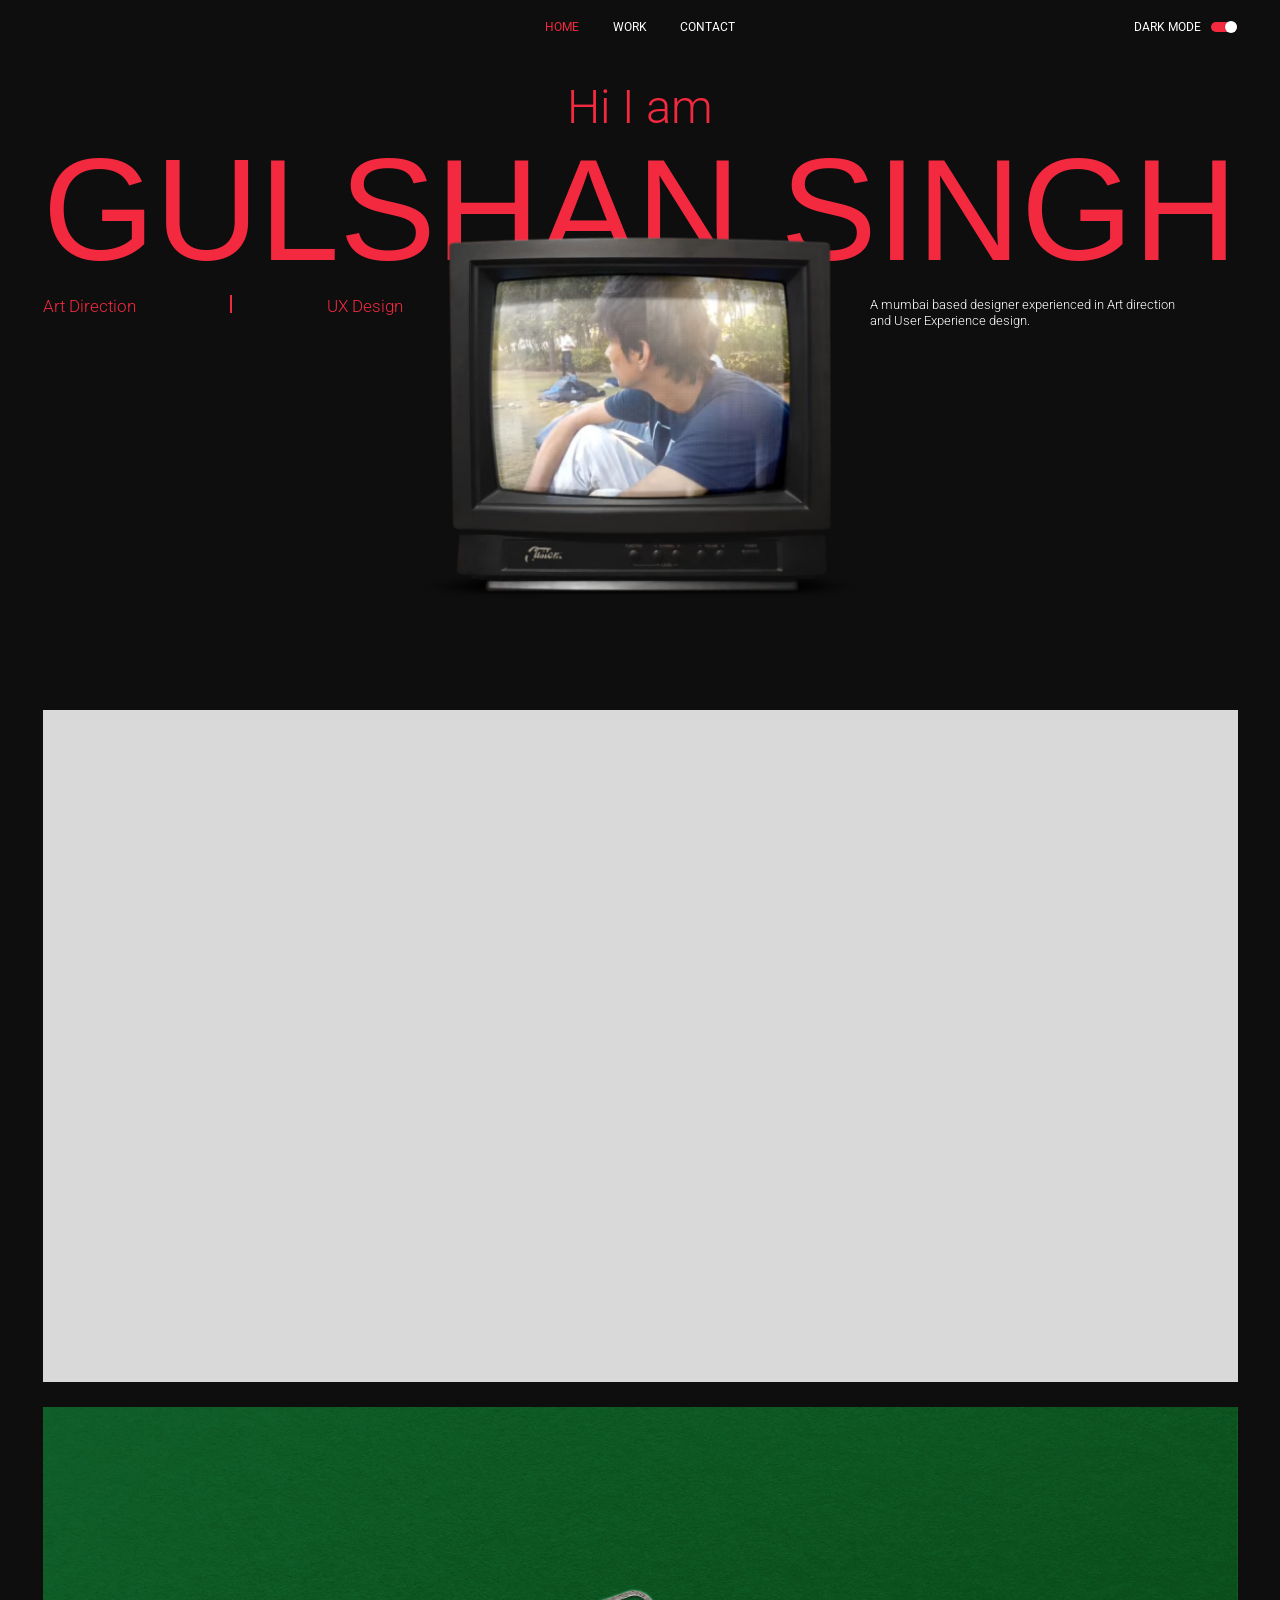
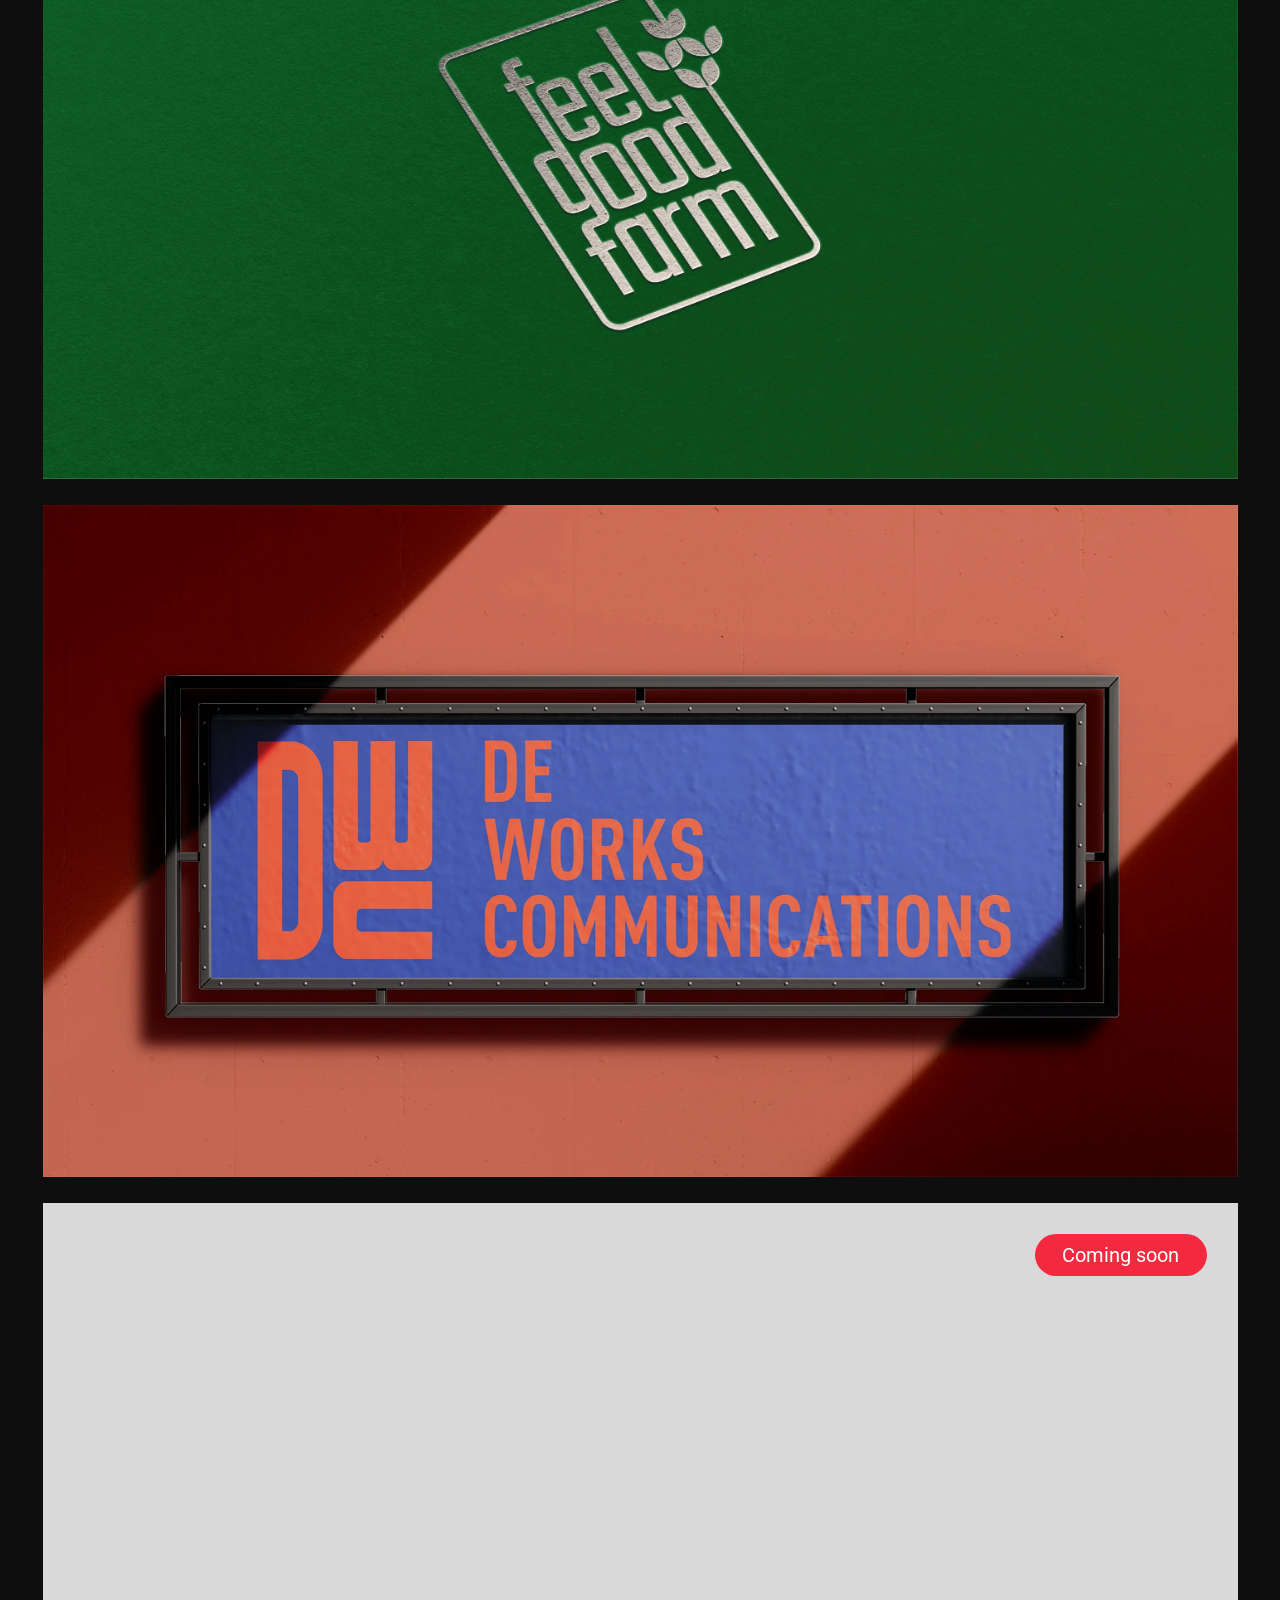
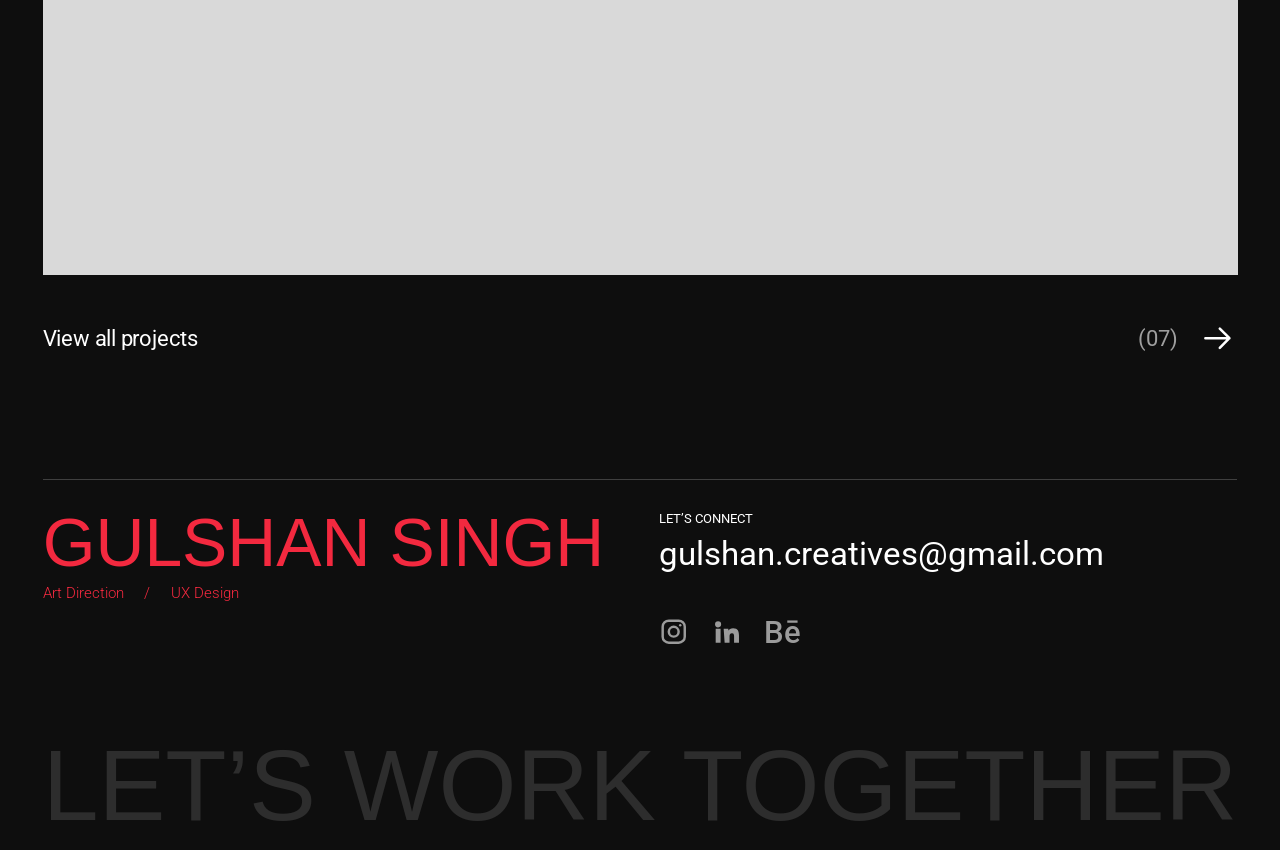
<file: index.html>
<!DOCTYPE html>
<html lang="en">
<head>
<meta charset="utf-8">
<meta name="viewport" content="width=device-width, initial-scale=1">
<title>Gulshan Singh – Art Direction & UX Design</title>
<meta name="description" content="Gulshan Singh is a Mumbai based designer experienced in Art direction and User Experience design.">
<link rel="preconnect" href="https://api.fontshare.com">
<link rel="stylesheet" href="https://api.fontshare.com/v2/css?f[]=tanker@400&display=swap">
<link rel="stylesheet" href="https://fonts.googleapis.com/css2?family=Roboto:wght@100..900&display=swap">
<link rel="stylesheet" href="style.css">
<script>
  /* Home & Work open in light mode, project pages open in dark mode. A visitor's own toggle choice is remembered separately for each. */
  (function () {
    var proj = /project\.html/.test(location.pathname), t = null;
    try { t = localStorage.getItem(proj ? 'theme-project' : 'theme-site'); } catch (e) {}
    if (t !== 'light' && t !== 'dark') t = 'dark';
    document.documentElement.setAttribute('data-theme', t);
  })();
</script>
</head>
<body data-page="home">

<header class="nav">
    <button class="nav__burger" id="navBurger" aria-label="Menu" aria-expanded="false" aria-controls="navLinks"><span></span><span></span><span></span></button>
  <nav class="nav__links" id="navLinks" aria-label="Main">
    <a href="index.html" class="is-active">Home</a>
    <a href="work.html">Work</a>
    <a href="#contact">Contact</a>
  </nav>
  <button class="toggle" id="themeToggle" role="switch" aria-checked="true" aria-label="Dark mode">
    <span class="toggle__label">Dark mode</span>
    <span class="toggle__track"><span class="toggle__knob"></span></span>
  </button>
  <div class="nav__scrim" id="navScrim"></div>
</header>

<main id="top">
  <section class="hero">
    <p class="hero__hi">Hi I am</p>
    <h1 class="hero__name" id="heroName"><span>GULSHAN SINGH</span></h1>

    <div class="hero__skills">
      <span>Art Direction</span><i aria-hidden="true"></i><span>UX Design</span>
    </div>

    <!-- TV animation. images/tv.webm plays in Chrome/Edge/Firefox; images/tv.mov (HEVC with alpha)
         is swapped in automatically for Safari and iPhone/iPad (see script.js). The still images/tv.webp shows while loading. -->
    <video class="hero__tv" autoplay loop muted playsinline preload="auto" poster="images/tv.webp" aria-label="Retro television playing an animation">
      <source src="images/tv.webm" type="video/webm">
    </video>

    <p class="hero__intro">A mumbai based designer experienced in Art direction<br class="br-d"> and User Experience design.</p>
  </section>

  <section class="work" id="work" aria-label="Projects"></section>

  <div class="more-wrap">
    <a class="more" href="work.html" id="moreWork" aria-label="View all projects">
      <span class="more__label">View all projects</span>
      <span class="more__meta"><span class="more__count" id="moreCount"></span>
        <svg class="more__arrow" viewBox="0 0 24 24" fill="none" stroke="currentColor" stroke-width="1.6" stroke-linecap="round" stroke-linejoin="round" aria-hidden="true"><path d="M4 12h15M13 6l6 6-6 6"/></svg>
      </span>
    </a>
  </div>
</main>

<footer class="footer" id="contact">
  <div class="footer__top">
    <div class="footer__left">
      <p class="footer__name">GULSHAN SINGH</p>
      <p class="footer__skills">Art Direction <span>/</span> UX Design</p>
    </div>
    <div class="footer__right">
      <p class="footer__label">Let’s connect</p>
      <a class="footer__mail" href="mailto:gulshan.creatives@gmail.com">gulshan.creatives@gmail.com</a>
      <div class="footer__social">
        <!-- Replace each # with your real profile link -->
        <a href="https://www.instagram.com/gulshan_1997?rpxt=MXE3MmVxcWhhaG1vcA%3D%3D&amp;utm_source=qr" target="_blank" rel="noopener noreferrer" aria-label="Instagram"><svg viewBox="0 0 24 24" fill="none" stroke="currentColor" stroke-width="2"><rect x="3" y="3" width="18" height="18" rx="5"/><circle cx="12" cy="12" r="4"/><circle cx="17.3" cy="6.7" r="1" fill="currentColor" stroke="none"/></svg></a>
        <a href="https://www.linkedin.com/in/gulshan-singh-454583138?utm_source=share_via&amp;utm_content=profile&amp;utm_medium=member_ios" target="_blank" rel="noopener noreferrer" aria-label="LinkedIn"><svg viewBox="0 0 24 24" fill="currentColor"><path d="M4.98 3.5a2.5 2.5 0 11-.02 5 2.5 2.5 0 01.02-5zM3 9.5h4V21H3zM9.5 9.5h3.8v1.6h.1c.5-1 1.8-2 3.8-2 4 0 4.8 2.6 4.8 6V21h-4v-5c0-1.2 0-2.8-1.7-2.8s-2 1.3-2 2.7V21h-4z"/></svg></a>
        <a href="https://www.behance.net/gulshan80156cc" target="_blank" rel="noopener noreferrer" aria-label="Behance" class="be">Bē</a>
      </div>
    </div>
  </div>
  <p class="footer__big" id="bigText"><span>LET’S WORK TOGETHER</span></p>
</footer>

<script src="projects.js"></script>
<script src="lenis.min.js"></script>
<script src="script.js"></script>
</body>
</html>
</file>
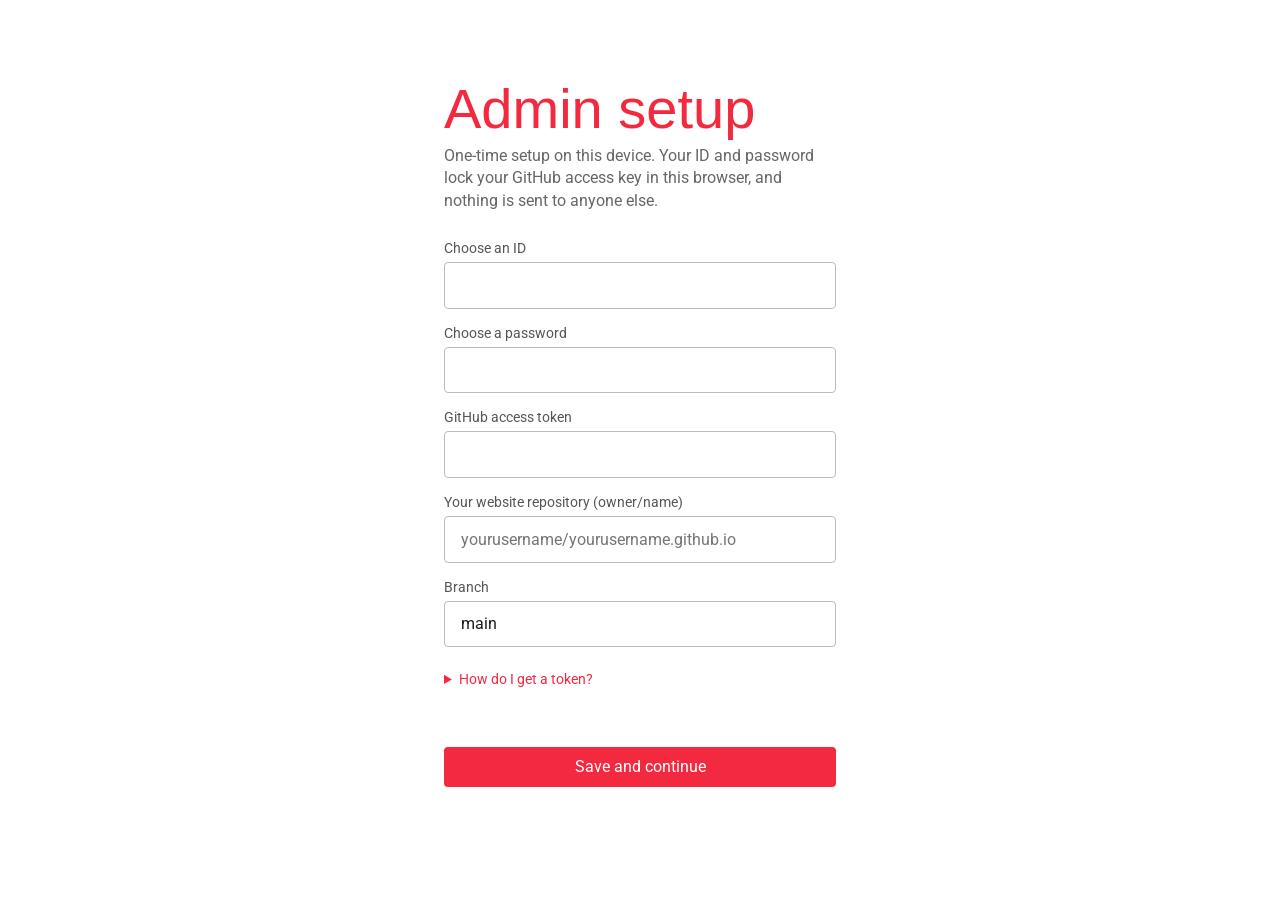
<file: admin/index.html>
<!DOCTYPE html>
<html lang="en">
<head>
<meta charset="utf-8">
<meta name="viewport" content="width=device-width, initial-scale=1">
<meta name="robots" content="noindex, nofollow">
<title>Admin – Gulshan Singh</title>
<link rel="stylesheet" href="https://api.fontshare.com/v2/css?f[]=tanker@400&display=swap">
<link rel="stylesheet" href="https://fonts.googleapis.com/css2?family=Roboto:wght@100..900&display=swap">
<link rel="stylesheet" href="admin.css">
</head>
<body>
<div id="app"></div>
<div id="busy" class="busy" hidden></div>
<div id="toast" class="toast"></div>
<script src="sortable.min.js"></script>
<script src="admin.js"></script>
</body>
</html>
</file>
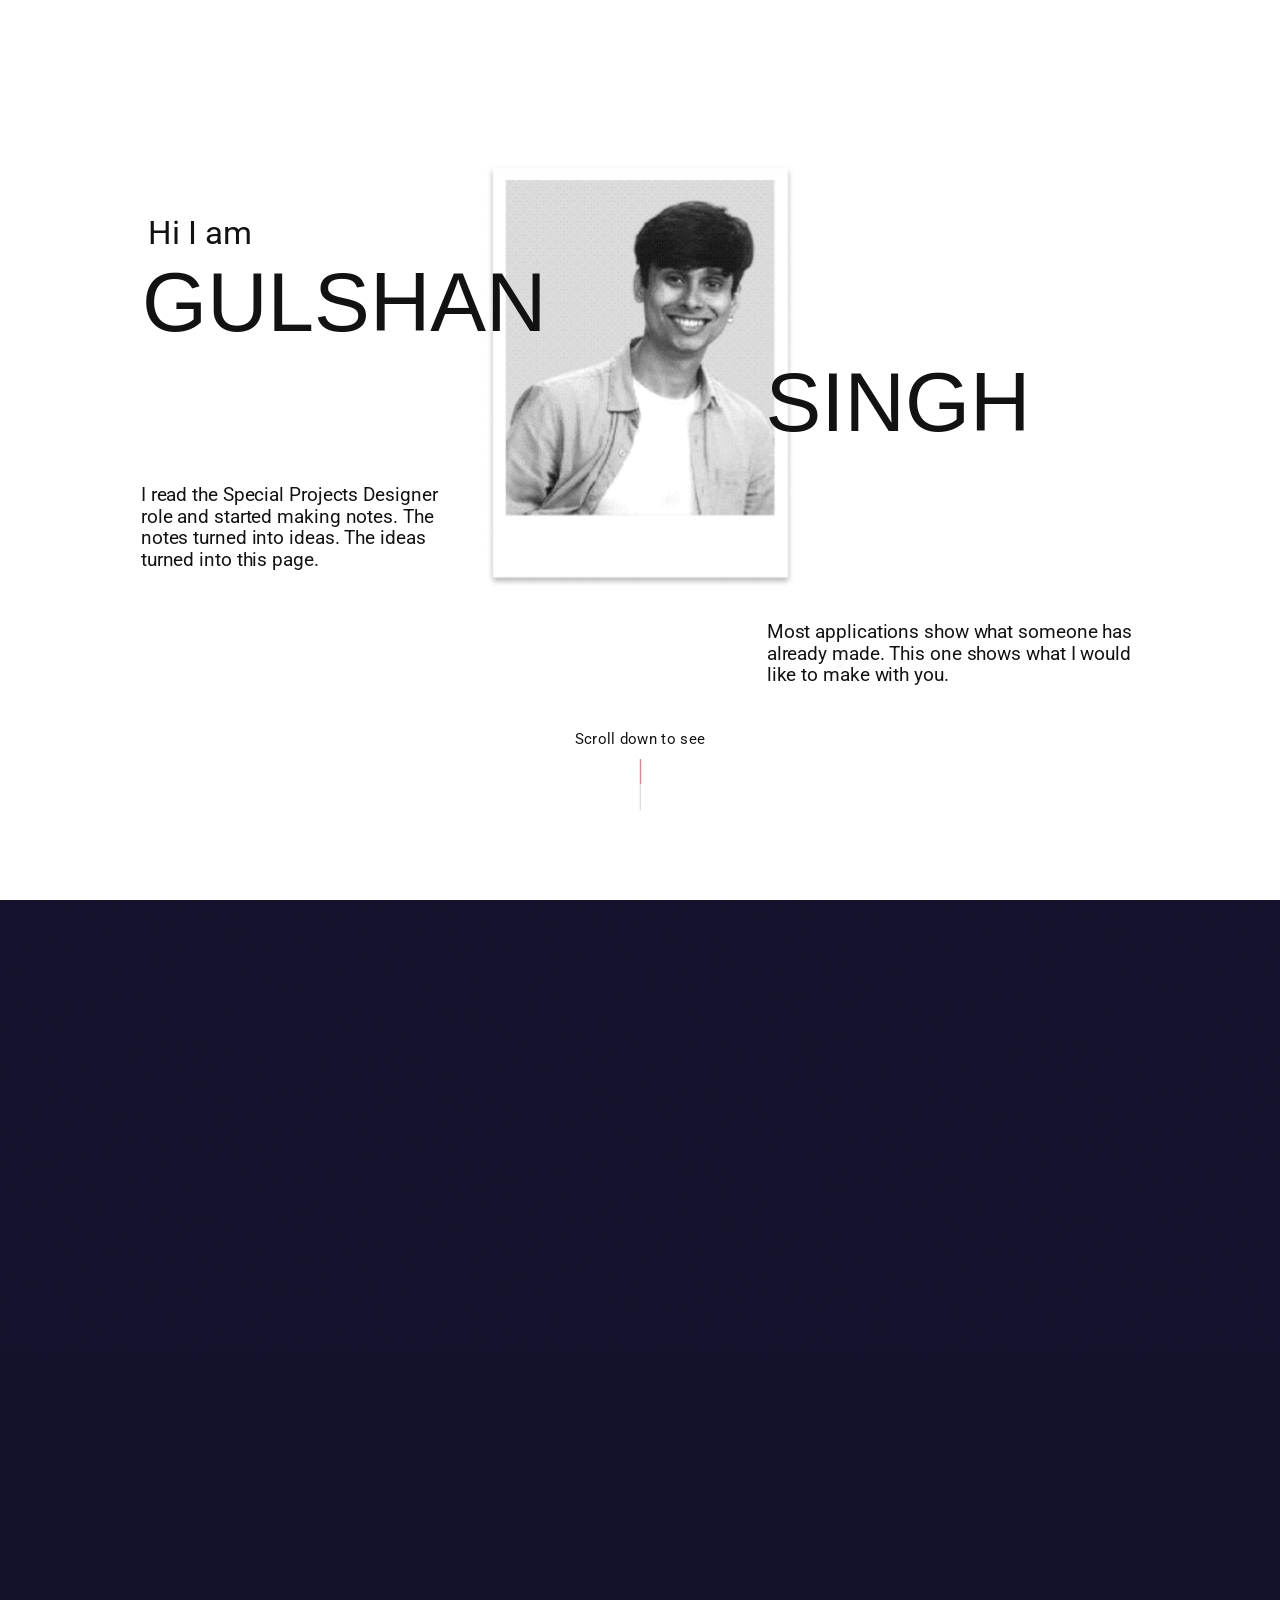
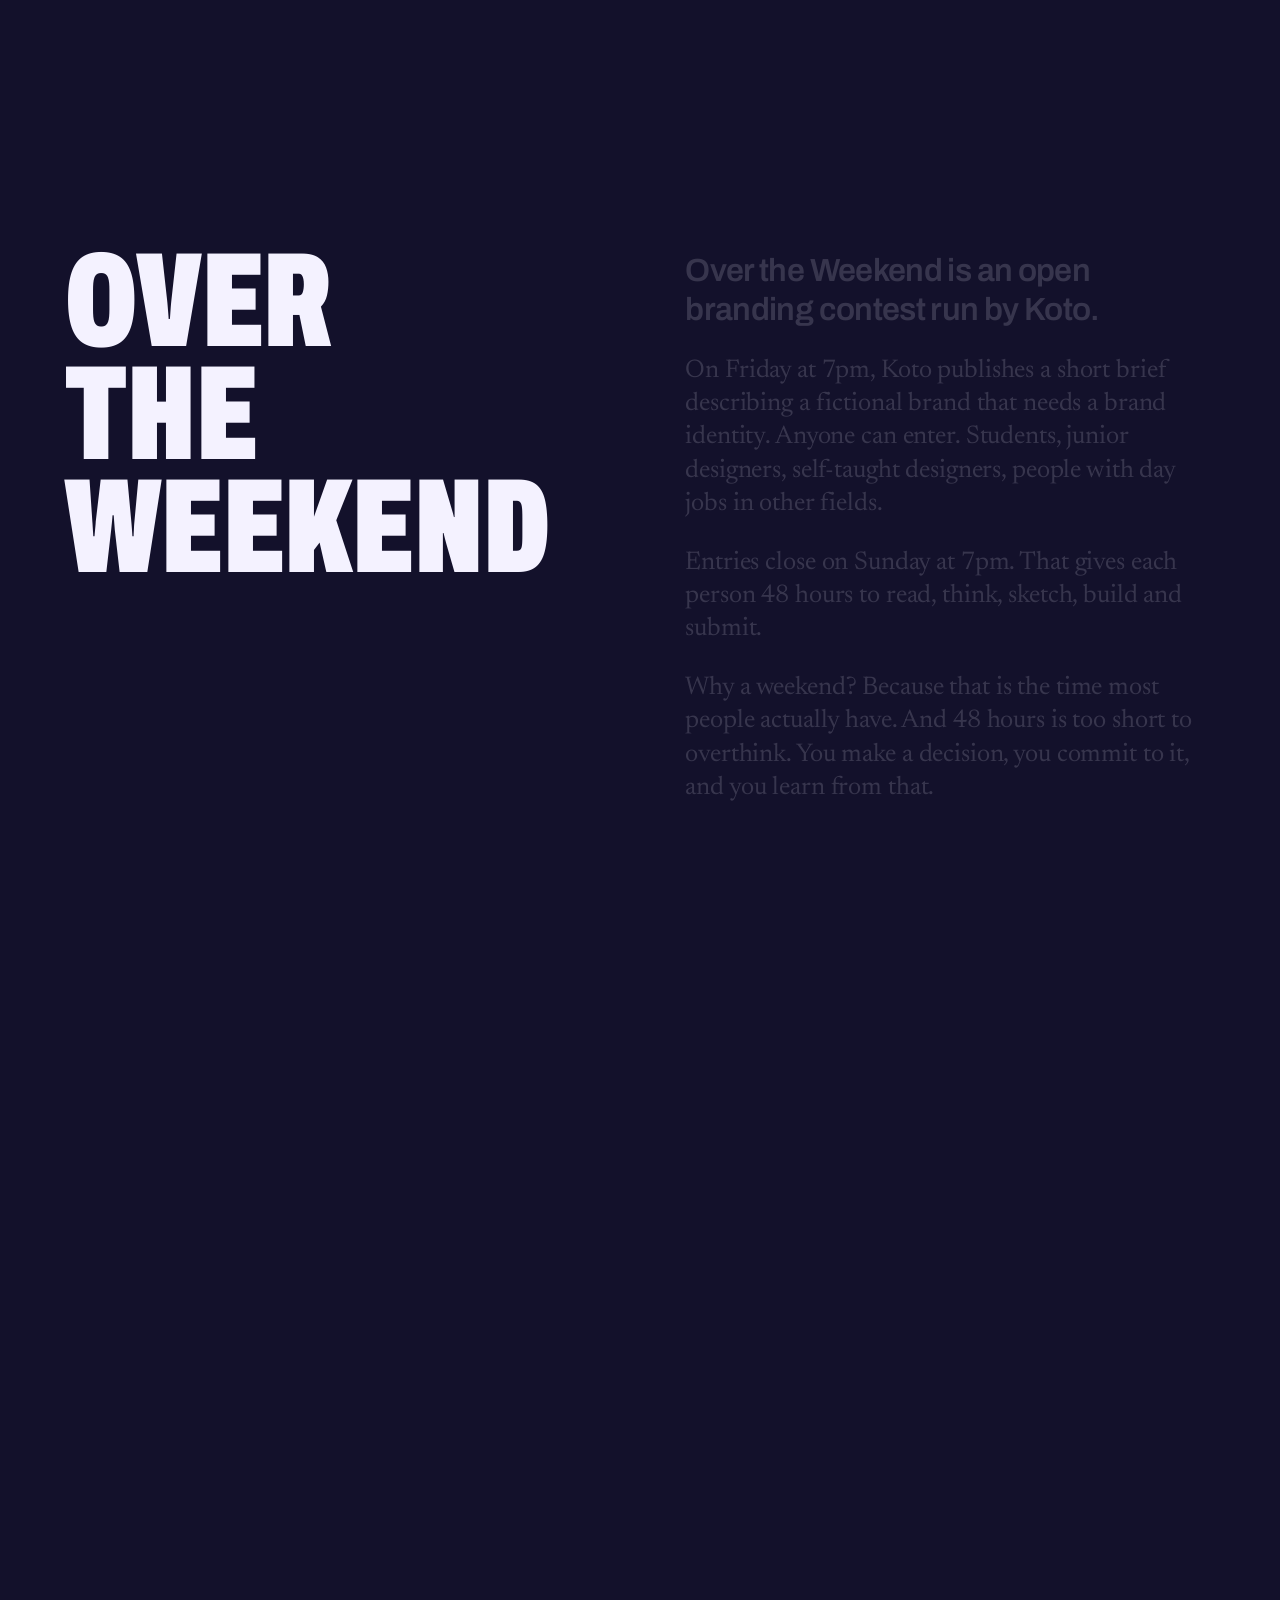
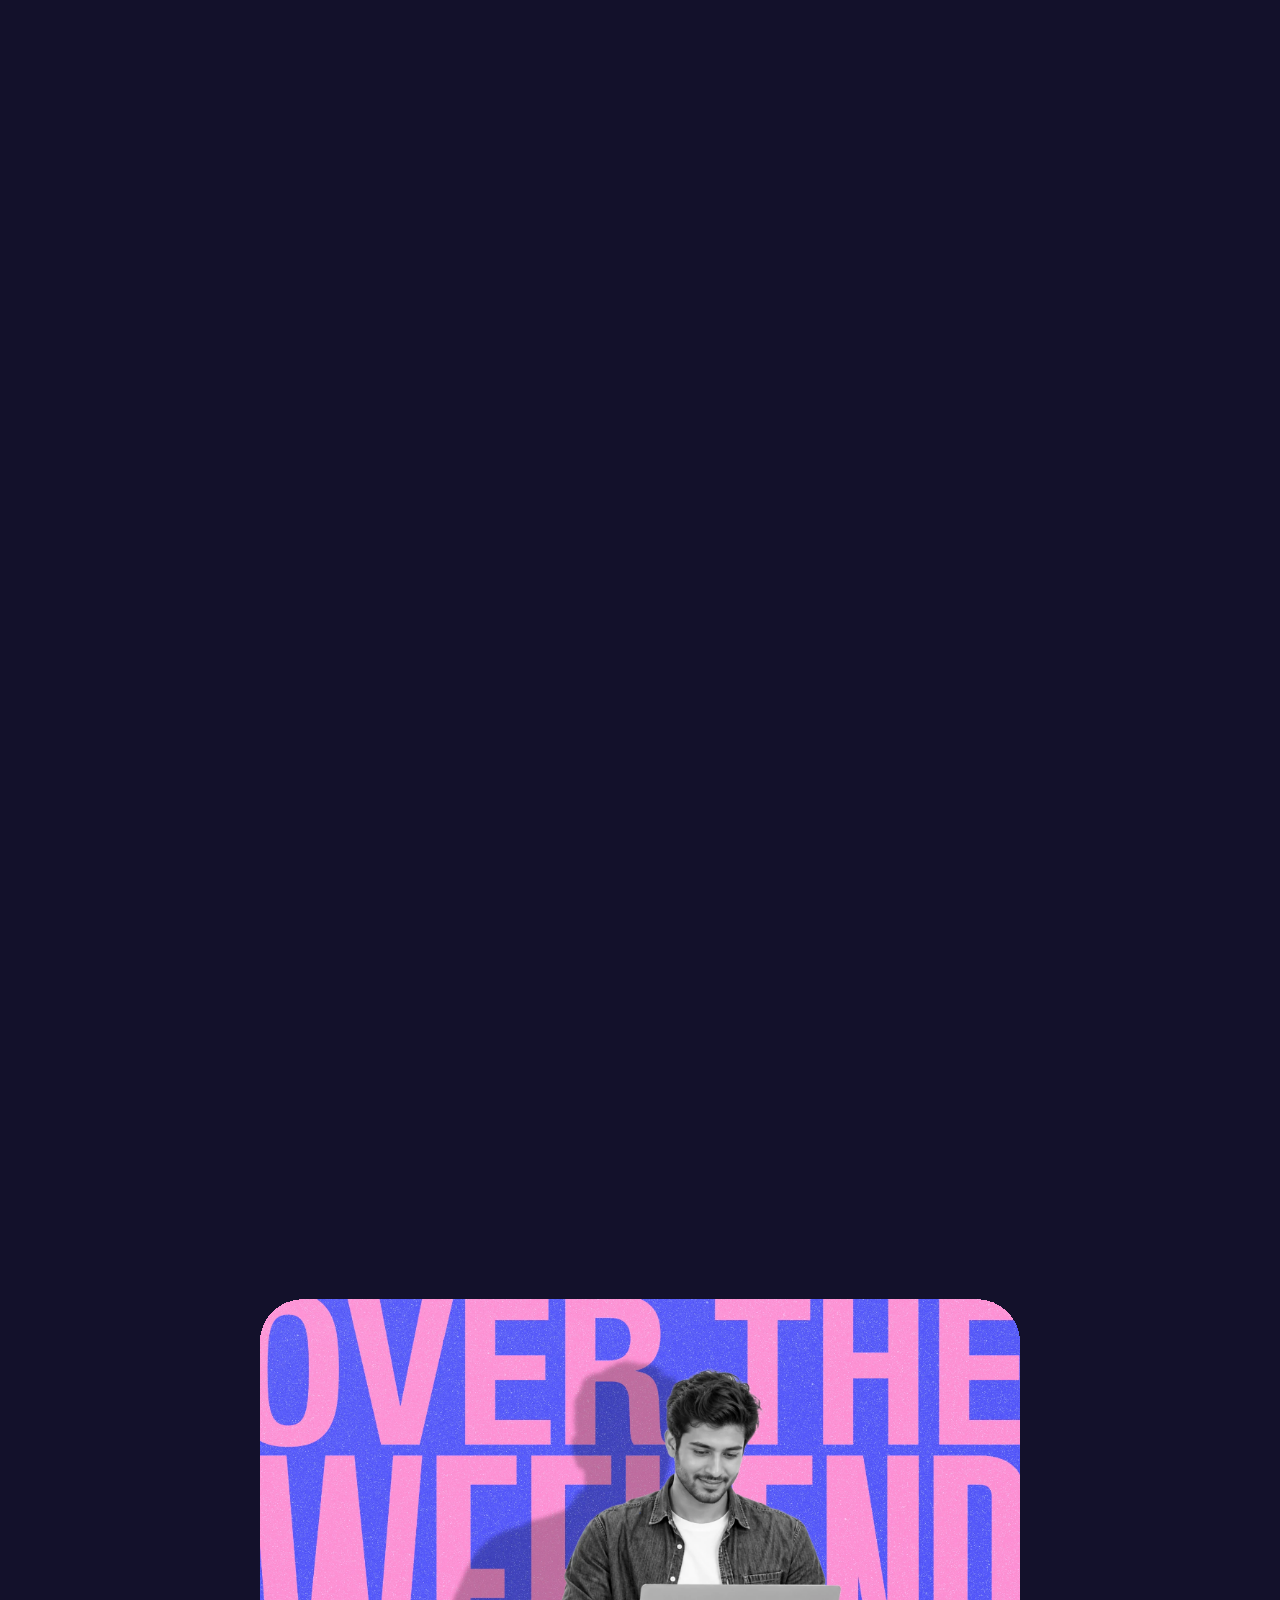
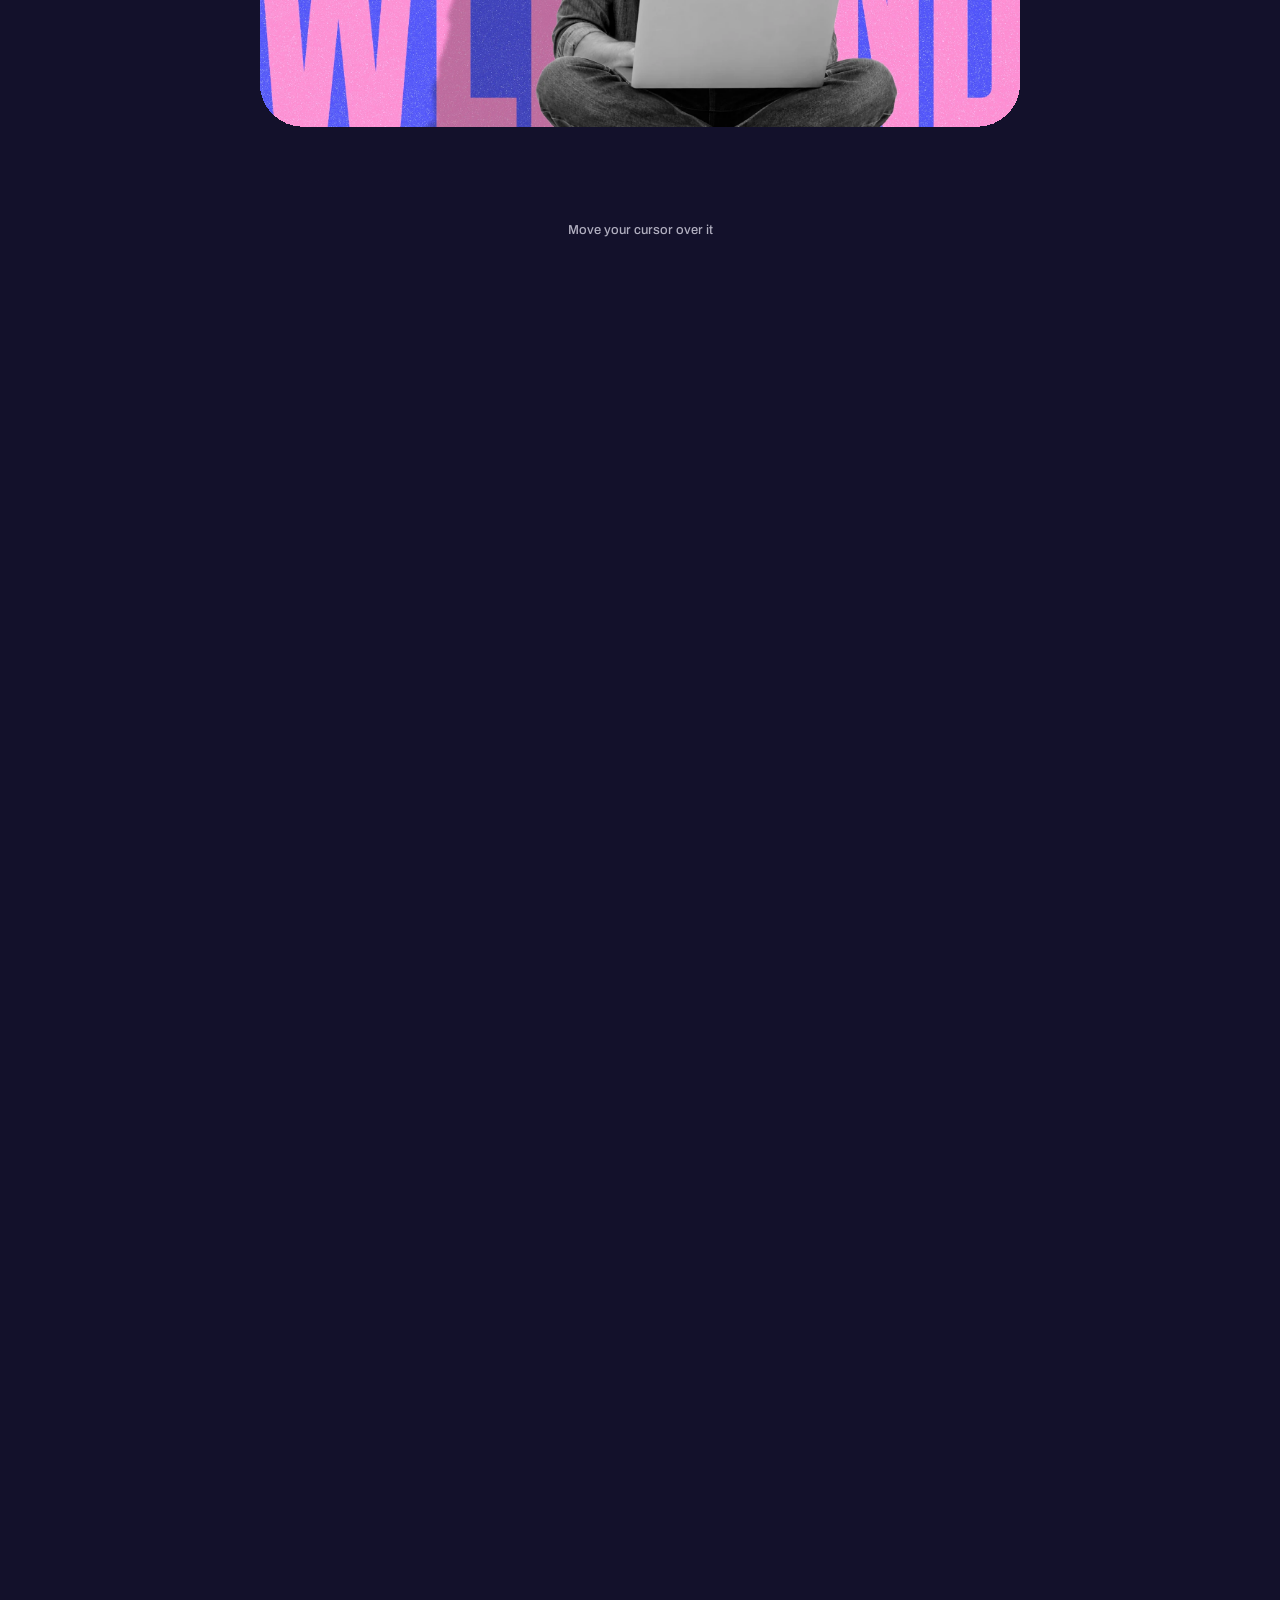
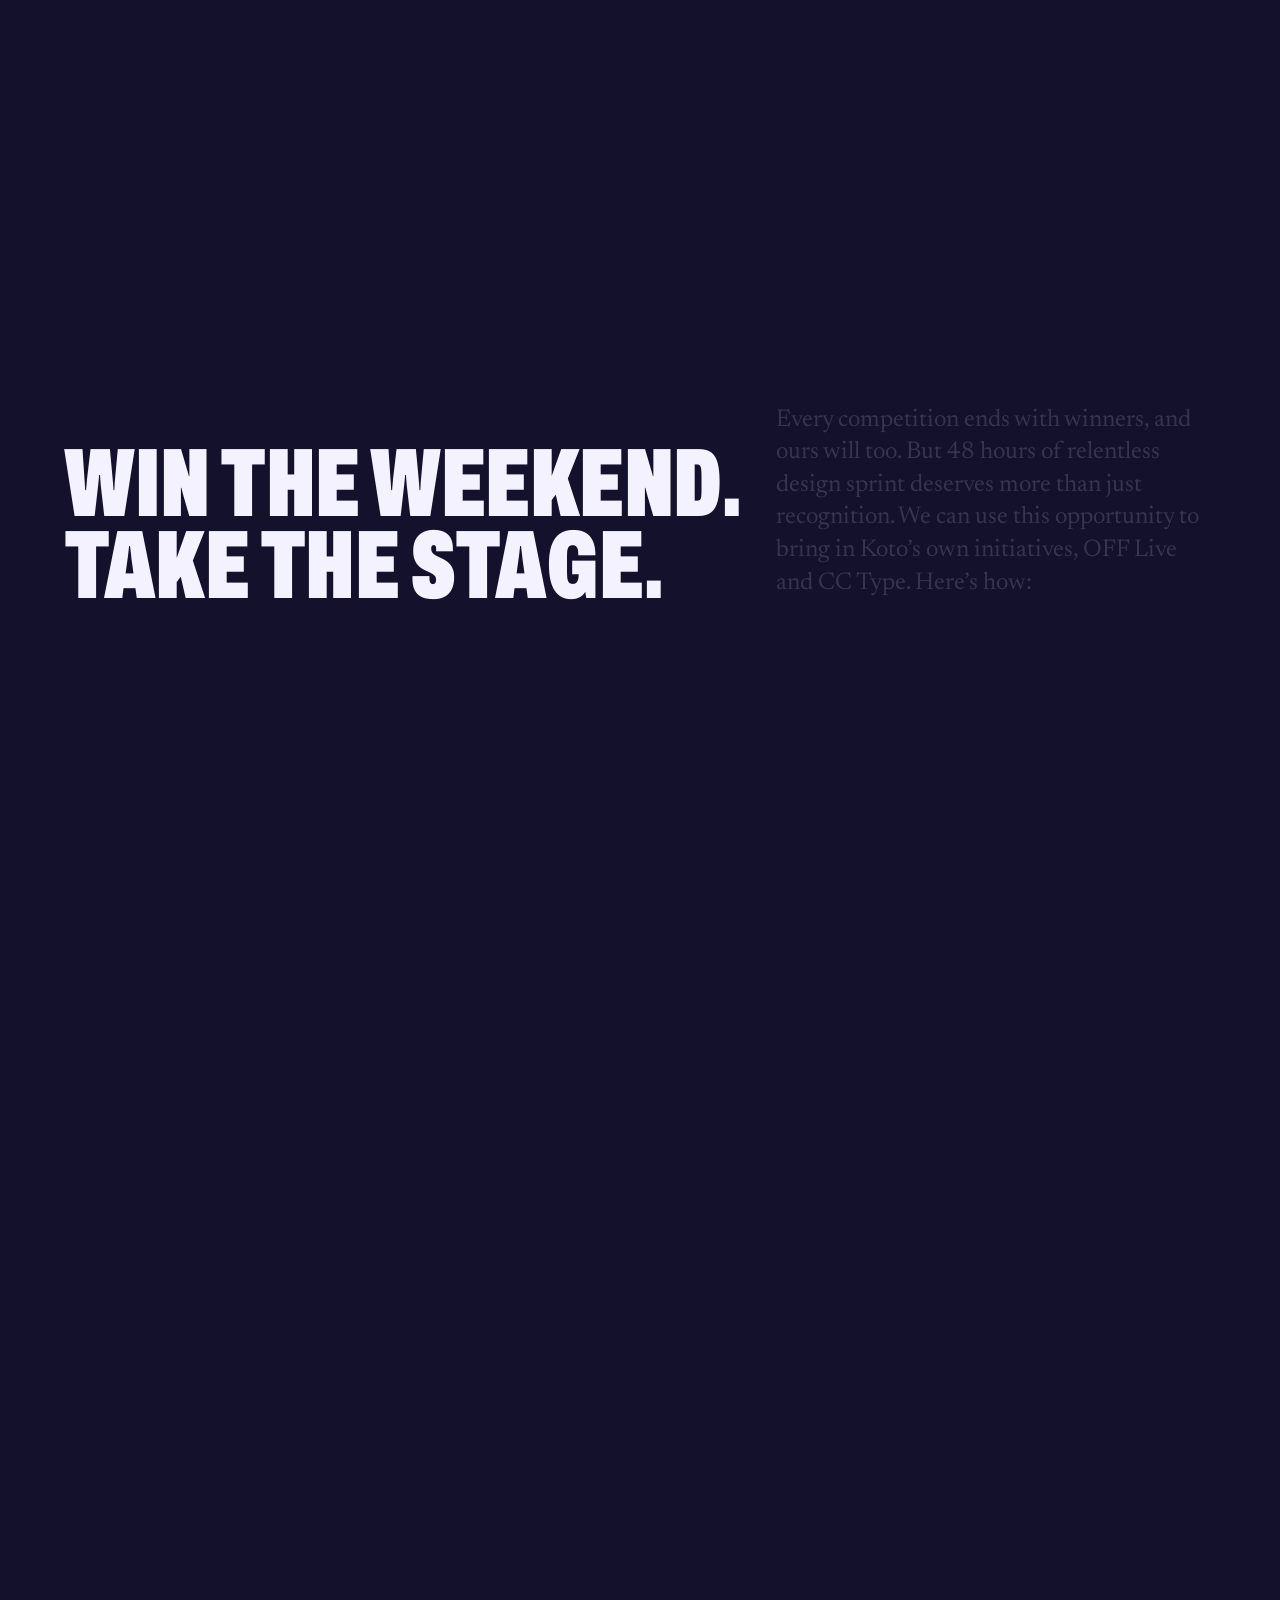
<file: for_koto/index.html>
<!doctype html>
<html lang="en">
<head>
<meta charset="utf-8">
<meta name="viewport" content="width=device-width, initial-scale=1">
<meta name="robots" content="noindex, nofollow">
<title>Gulshan Singh for Koto</title>
<meta name="description" content="An application for the Special Projects Designer role at Koto, told as one weekend: Friday 7pm to Sunday 7pm.">
<meta name="theme-color" content="#13112B">
<link rel="preload" href="f/archivo-latin-wdth-normal.woff2" as="font" type="font/woff2" crossorigin>
<link rel="preconnect" href="https://api.fontshare.com">
<link rel="stylesheet" href="https://api.fontshare.com/v2/css?f[]=tanker@400&display=swap">
<link rel="stylesheet" href="https://fonts.googleapis.com/css2?family=Roboto:wght@100..900&display=swap">
<style>
@font-face { font-family: 'Archivo'; src: url(f/archivo-latin-wdth-normal.woff2) format('woff2'); font-weight: 100 900; font-stretch: 62% 125%; font-display: swap; }
@font-face { font-family: 'Newsreader'; src: url(f/newsreader-latin-opsz-normal.woff2) format('woff2'); font-weight: 200 800; font-style: normal; font-display: swap; }
@font-face { font-family: 'Newsreader'; src: url(f/newsreader-latin-opsz-italic.woff2) format('woff2'); font-weight: 200 800; font-style: italic; font-display: swap; }

:root {
  --ink: #13112B; --blue: #3E4BF2; --pink: #FF9AD5; --butter: #FFE97A; --lime: #A8E64C; --paper: #FFFFFF; --display: 'Tanker', Impact, 'Arial Narrow Bold', sans-serif; --roboto: 'Roboto', system-ui, -apple-system, 'Segoe UI', sans-serif; --red: #F3293F;
  --sans: 'Archivo', 'Helvetica Neue', Arial, sans-serif;
  --serif: 'Newsreader', Georgia, 'Times New Roman', serif;
  --ease: cubic-bezier(.22, .61, .36, 1);
  --pad: 5vw;
}
*, *::before, *::after { box-sizing: border-box; margin: 0; padding: 0; }
html { background: var(--ink); -webkit-text-size-adjust: 100%; }
html.lenis, html.lenis body { height: auto; }
.lenis.lenis-smooth { scroll-behavior: auto !important; }
body { font-family: var(--serif); background: var(--bg); color: var(--fg); overflow-x: hidden; -webkit-font-smoothing: antialiased; transition: background .9s ease, color .6s ease; }
body[data-t="ink"]   { --bg: var(--ink);   --fg: #F4F2FF; }
body[data-t="blue"]  { --bg: var(--blue);  --fg: #FFFFFF; }
body[data-t="pink"]  { --bg: var(--pink);  --fg: var(--ink); }
body[data-t="paper"] { --bg: var(--paper); --fg: #111; }
a { color: inherit; text-decoration: none; }
img, video { display: block; max-width: 100%; }
:focus-visible { outline: 2px solid currentColor; outline-offset: 4px; }

/* film grain on everything */
body::after { content: ''; position: fixed; inset: -50%; z-index: 90; pointer-events: none; opacity: .09; mix-blend-mode: overlay;
  background-image: url("data:image/svg+xml;utf8,<svg xmlns='http://www.w3.org/2000/svg' width='220' height='220'><filter id='n'><feTurbulence type='fractalNoise' baseFrequency='.85' numOctaves='2' stitchTiles='stitch'/><feColorMatrix values='0 0 0 0 1  0 0 0 0 1  0 0 0 0 1  0 0 0 .9 0'/></filter><rect width='100%' height='100%' filter='url(%23n)'/></svg>");
  animation: grain 1.2s steps(6) infinite; }
@keyframes grain { 0% { transform: translate(0,0); } 20% { transform: translate(-3%,2%); } 40% { transform: translate(2%,-3%); } 60% { transform: translate(-2%,-1%); } 80% { transform: translate(3%,3%); } 100% { transform: translate(0,0); } }

/* ---------- the weekend clock (always on screen) ---------- */
.hud { position: fixed; left: 0; right: 0; top: 0; z-index: 80; display: flex; justify-content: space-between; align-items: flex-start; padding: 22px var(--pad) 0; pointer-events: none; font-family: var(--sans); }
.hud, .rail { transition: opacity .6s ease; }
.hud.hide, .rail.hide { opacity: 0; }
.hud__who { font: 600 13px/1.2 var(--sans); letter-spacing: .01em; }
.hud__clock { text-align: right; }
.hud__time { font: 800 clamp(22px, 2.3vw, 34px)/1 var(--sans); font-stretch: 100%; font-variant-numeric: tabular-nums; letter-spacing: -.01em; }
.hud__time.is-text { font-stretch: 100%; }
.hud__phase { margin-top: 6px; font: 500 12.5px/1.2 var(--sans); opacity: .7; transition: opacity .3s; }
.rail { position: fixed; left: var(--pad); right: var(--pad); bottom: 22px; z-index: 80; height: 2px; background: currentColor; opacity: 1; pointer-events: none; color: var(--fg); transition: color .6s, opacity .6s ease; }
.rail::before { content: ''; position: absolute; inset: 0; background: var(--bg); opacity: .75; transition: background .9s; }
.rail__fill { position: absolute; left: 0; top: 0; height: 100%; width: 100%; background: currentColor; transform-origin: 0 50%; transform: scaleX(0); }
.rail__dot { position: absolute; top: 50%; width: 11px; height: 11px; margin: -5.5px 0 0 -5.5px; border-radius: 50%; background: currentColor; left: 0; }
.rail span { position: absolute; bottom: 10px; font: 500 11.5px/1 var(--sans); opacity: .75; white-space: nowrap; }
.rail span:first-of-type { left: 0; } .rail span:last-of-type { right: 0; }
.rail__track { position: absolute; inset: 0; background: currentColor; opacity: .22; }

/* ---------- shared type ---------- */
.d { font-family: var(--sans); font-weight: 900; font-stretch: 62%; text-transform: uppercase; letter-spacing: -.005em; line-height: .84; }
.wd { display: inline-block; opacity: 0; transform: translateY(14px); will-change: opacity, transform; }
.sw { opacity: .16; }
.grad { background: linear-gradient(90deg, #12E34F 0%, #D6E01A 100%); -webkit-background-clip: text; background-clip: text; color: transparent; }

/* ============ 1 · INTRO (minimal, white) ============ */
.intro { position: relative; height: 360svh; }
.intro__pin { position: sticky; top: 0; height: 100svh; overflow: hidden; background: #fff; }
.hero { position: absolute; inset: 0; display: grid; place-items: center; overflow: hidden; color: #111; }
.hero__ascii { position: absolute; inset: 0; width: 100%; height: 100%; z-index: 0; pointer-events: none; }
.stage { position: relative; z-index: 1; width: min(100vw, 166svh); aspect-ratio: 1422 / 855; container-type: inline-size; }
.stage > .xw { position: absolute; inset: 0; pointer-events: none; will-change: transform, opacity; }
.xw > * { position: absolute; }
.portrait { left: 38%; top: 12.9%; width: 24.1%; opacity: 0; transform: translateY(14cqw); }
.portrait img { width: 100%; height: auto; }
.nm { font: 400 8cqw/1 var(--display); color: #111; white-space: nowrap; opacity: 0; z-index: 2; }
.nm--a { left: 11.1%; top: 25.5%; transform: translateX(-30cqw); }
.nm--b { left: 59.8%; top: 38.4%; transform: translateX(30cqw); }
.hi { left: 11.6%; top: 19.8%; font: 400 2.55cqw/1 var(--roboto); color: #111; white-space: nowrap; opacity: 0; transform: translateY(2cqw); z-index: 2; }
.copy { color: #111; font: 400 1.46cqw/1.15 var(--roboto); letter-spacing: -.005em; opacity: 0; transform: translateY(2cqw); z-index: 2; }
.copy--a { left: 11%; top: 54.6%; width: 25%; }
.copy--b { left: 59.9%; top: 72.4%; width: 29%; }
.cue { left: 50%; bottom: 3.2%; transform: translate(-50%, 1cqw); display: flex; flex-direction: column; align-items: center; gap: .9cqw; font: 400 1.2cqw/1 var(--roboto); letter-spacing: .02em; color: #111; opacity: 0; z-index: 2; --tx: -50%; }
.cue i { position: relative; display: block; width: 1px; height: 4cqw; background: rgba(0,0,0,.18); overflow: hidden; }
.cue i::after { content: ''; position: absolute; left: 0; top: 0; width: 1px; height: 50%; background: var(--red); animation: drip 1.8s var(--ease) infinite; }
@keyframes drip { 0% { transform: translateY(-100%); } 70%, 100% { transform: translateY(210%); } }
.is-ready .portrait { animation: up 1.3s var(--ease) .05s forwards; }
.is-ready .hi { animation: up 1.2s var(--ease) .7s forwards; }
.is-ready .nm--a { animation: glide 1.4s var(--ease) .85s forwards; }
.is-ready .nm--b { animation: glide 1.4s var(--ease) 1.0s forwards; }
.is-ready .copy--a { animation: soft 1.6s var(--ease) 1.9s forwards; }
.is-ready .copy--b { animation: soft 1.6s var(--ease) 2.15s forwards; }
.is-ready .cue { animation: soft 1.4s var(--ease) 2.8s forwards; }
@keyframes up { to { opacity: 1; transform: none; } }
@keyframes glide { to { opacity: 1; transform: none; } }
@keyframes soft { to { opacity: 1; transform: translate(var(--tx, 0), 0); } }
.film { position: absolute; left: 0; top: 50%; width: 100%; aspect-ratio: 16 / 9; background: #000; overflow: hidden; opacity: 0; transform: translateY(-50%) scale(1.1); will-change: transform, opacity; }
.film video { width: 100%; height: 100%; object-fit: cover; }

/* ============ 2 · THE IDEA ============ */
.idea { position: relative; display: grid; grid-template-columns: 1.05fr 1fr; gap: 5vw; padding: 16vw var(--pad) 12vw; }
.idea h2 { font-size: 10.5vw; position: sticky; top: 16vh; align-self: start; }
.idea h2 span { display: block; }
.idea__body { padding-top: .6vw; display: grid; gap: 1.6em; }
.idea__body p { font: 400 clamp(19px, 2vw, 30px)/1.3 var(--serif); letter-spacing: -.005em; }
.idea__body p:first-child { font: 600 clamp(22px, 2.5vw, 38px)/1.2 var(--sans); font-stretch: 100%; letter-spacing: -.02em; }

/* ============ 3 · SPEC BRIEFS ============ */
.briefs { position: relative; height: 520svh; }
.briefs__pin { position: sticky; top: 0; height: 100svh; display: flex; flex-direction: column; align-items: center; justify-content: center; gap: 9svh; padding: 0 var(--pad); overflow: hidden; }
.briefs__title { text-align: center; color: var(--butter); }
.briefs__title small { display: block; margin-bottom: 1svh; font: italic 400 clamp(18px, 2vw, 32px)/1 var(--serif); opacity: 0; transform: translateY(16px); transition: opacity .9s var(--ease), transform .9s var(--ease); }
.briefs__title.s1 small { opacity: 1; transform: none; }
.briefs__title h2 { font: 900 min(11vw, 16svh)/1 var(--sans); font-stretch: 112%; letter-spacing: -.04em; overflow: hidden; padding: .06em .08em .24em; margin-bottom: -.18em; }
.briefs__title h2 span { display: inline-block; transform: translateY(125%); transition: transform 1.1s var(--ease); }
.briefs__title.s2 h2 span { transform: none; }
.briefs__stack { display: grid; width: min(70vw, 54svh * 16 / 9); }
.bcard { grid-area: 1 / 1; will-change: transform, filter; transform-origin: 50% 0; box-shadow: 0 30px 60px -10px rgba(10,8,60,.55); transform: translateY(125svh); }
.bcard img { display: block; width: 100%; height: auto; }

/* ============ 4 · THE RANGE ============ */
.picture { position: relative; height: 380svh; }
.picture__pin { position: sticky; top: 0; height: 100svh; display: flex; flex-direction: column; justify-content: center; padding: 0 var(--pad); }
.scrub { font: 400 clamp(22px, 3.3vw, 54px)/1.14 var(--serif); letter-spacing: -.015em; max-width: 21em; }
.scrub span { display: inline-block; opacity: 0; transform: translateY(12px); white-space: pre-wrap; }
.big { margin-top: 3.4vw; font-size: 10.6vw; max-width: 12em; }
.big .u { display: inline-block; opacity: 0; transform: translateY(22px); }

/* ============ 5 · ARTWORK ============ */
.art { position: relative; height: 260svh; }
.art__pin { position: sticky; top: 0; height: 100svh; display: grid; place-items: center; align-content: center; gap: 14px; }
.otw { position: relative; width: min(90vw, 66svh * 16 / 9); aspect-ratio: 16 / 9; overflow: hidden; cursor: crosshair; margin-top: 4svh; touch-action: pan-y; --x: 50%; --y: 50%; --r: 0px; will-change: transform, clip-path; }
.otw img { position: absolute; inset: 0; width: 100%; height: 100%; object-fit: cover; user-select: none; -webkit-user-drag: none; }
.otw .top { -webkit-mask-image: radial-gradient(circle at var(--x) var(--y), transparent var(--r), #000 calc(var(--r) + 1px)); mask-image: radial-gradient(circle at var(--x) var(--y), transparent var(--r), #000 calc(var(--r) + 1px)); }
.art__hint { font: 500 13px/1 var(--sans); opacity: .7; }

/* ============ 6 · WINNERS ============ */
.win { padding: 16vw var(--pad) 0; }
.win__head { display: grid; grid-template-columns: minmax(0, 1.5fr) minmax(0, 1fr); gap: 4vw; align-items: end; }
.win h2 { font-size: 7.6vw; }
.win h2 span { display: block; white-space: nowrap; }
.win .lead { font: 400 clamp(18px, 1.9vw, 29px)/1.34 var(--serif); max-width: 24em; padding-bottom: .6vw; }
.prizes { display: grid; grid-template-columns: 1fr 1fr; gap: 2.2vw; padding: 7vw 0 12vw; align-items: start; }
.prize { padding: 1.6vw; color: var(--ink); display: flex; flex-direction: column; opacity: 0; will-change: transform, opacity; }
.prize--y { background: var(--butter); --tilt: -1.4deg; }
.prize--g { background: var(--lime); --tilt: 1.2deg; margin-top: 5vw; }
.prize__media { aspect-ratio: 16 / 9; overflow: hidden; background: #000; }
.prize__media video, .prize__media img { width: 100%; height: 100%; object-fit: cover; }
.prize__media img { object-position: 50% 38%; }
.prize__body { padding: 1.8vw .5vw .6vw; display: flex; flex-direction: column; }
.prize .k { display: flex; justify-content: space-between; font: 600 clamp(12px, .95vw, 15px)/1 var(--sans); opacity: .65; }
.prize h3 { font: 800 clamp(26px, 3vw, 50px)/1.02 var(--sans); font-stretch: 100%; letter-spacing: -.03em; margin-top: 1.3vw; }
.prize p { font: 400 clamp(16px, 1.4vw, 22px)/1.34 var(--serif); margin-top: 1vw; max-width: 28em; }
.prize .pill { align-self: flex-start; margin-top: 2vw; padding: .65vw 1.3vw; border: 1.5px solid var(--ink); border-radius: 99px; font: 600 clamp(12px, 1vw, 15px)/1 var(--sans); }

/* ============ 7 · WHY → NEXT SEASON → THANK YOU ============ */
.hz { position: relative; height: calc(100svh + 300svh + 440vw + 280svh); }
.hz__pin { position: sticky; top: 0; height: 100svh; overflow: hidden; background: var(--ink); }
.why { position: absolute; inset: 0; display: flex; flex-direction: column; justify-content: center; padding: 0 var(--pad) 0 12vw; }
.why .w1 { font: 300 clamp(22px, 2.9vw, 46px)/1.22 var(--serif); opacity: .8; max-width: 27em; letter-spacing: -.012em; }
.why .w2 { margin-top: 2.2vw; font: 700 clamp(22px, 3vw, 48px)/1.12 var(--sans); font-stretch: 100%; max-width: 17em; letter-spacing: -.025em; }
.why .wd, .ew .wd { display: inline-block; opacity: 0; transform: translateY(14px); }
.hz__track { position: absolute; left: 0; top: 0; height: 100%; width: calc(5.4 * 100vw); will-change: transform; }
.hzi { position: absolute; left: calc(var(--x) * 100vw); top: 50%; transform: translateY(-50%); will-change: opacity; }
.hzt { font: 700 clamp(26px, 3.5vw, 58px)/1.08 var(--sans); font-stretch: 100%; letter-spacing: -.03em; white-space: nowrap; }
.hzt--s { font: 300 clamp(20px, 2.3vw, 38px)/1.22 var(--serif); letter-spacing: -.01em; white-space: normal; width: 17em; }
.hzt--end h2 { font: 700 clamp(26px, 3.5vw, 58px)/1.08 var(--sans); font-stretch: 100%; letter-spacing: -.03em; }
.hzt--end h2 + h2 { margin-top: 1.3em; }
.hzc { --cw: min(46vw, 70svh * 1.064); width: var(--cw); height: auto; display: block; }
.fin { position: absolute; inset: 0; display: grid; place-items: center; color: #111; visibility: hidden; }
.fstage { position: relative; width: min(100vw, 166svh); aspect-ratio: 1422 / 855; container-type: inline-size; }
.fbox { position: absolute; left: 38%; top: 12.9%; width: 24.1%; opacity: 0; will-change: transform, opacity; }
.fbox > img { display: block; width: 100%; height: auto; }
.fcopy { margin-top: 1.8cqw; font: 400 1.25cqw/1.3 var(--roboto); color: #111; }
.fcopy p + p { margin-top: .9em; }
.fcopy a { display: inline-block; margin-top: 1.1em; font-weight: 500; color: #111; pointer-events: auto; border-bottom: 1px solid rgba(0,0,0,.35); padding-bottom: 2px; transition: color .3s, border-color .3s; }
.fcopy a:hover { color: var(--red); border-color: var(--red); }
.fnm { position: absolute; font: 400 8cqw/1 var(--display); opacity: 0; z-index: 2; color: #111; white-space: nowrap; }
.fnm--a { right: 59%; top: 25.5%; }
.fnm--b { left: 60.5%; top: 38.4%; }

/* ============ phone ============ */
@media (max-width: 768px) {
  :root { --pad: 6vw; }
  .hud { padding-top: 16px; }
  .hud__who { font-size: 11.5px; max-width: 40vw; }
  .rail { bottom: 16px; }
  .stage { width: 100vw; aspect-ratio: 390 / 760; }
  .portrait { left: 19%; top: 13%; width: 62%; }
  .nm { font-size: 24cqw; }
  .hi { left: 6%; top: 25%; font-size: 6.2cqw; }
  .nm--a { left: 5%; top: 30%; }
  .nm--b { left: auto; right: 5%; top: 42.5%; }
  .copy { font-size: 3.7cqw; line-height: 1.22; }
  .copy--a { left: 6%; top: 62%; width: 62%; }
  .copy--b { left: 38%; top: 77%; width: 56%; }
  .cue { font-size: 3.2cqw; bottom: 2.5%; }
  .cue i { height: 10cqw; }
  .idea { grid-template-columns: 1fr; gap: 8vw; padding: 26vw var(--pad) 22vw; }
  .idea h2 { position: static; font-size: 22vw; }
  .idea__body p { font-size: 18px; }
  .idea__body p:first-child { font-size: 22px; }
  .briefs { height: 560svh; }
  .briefs__pin { gap: 7svh; padding: 0 4vw; }
  .briefs__title h2 { font-size: min(18vw, 11svh); }
  .briefs__stack { width: min(76vw, 56svh * 9 / 16); }
  .picture { height: 340svh; }
  .scrub { font-size: 24px; }
  .big { font-size: 21vw; margin-top: 8vw; }
  .art { height: 200svh; }
  .otw { width: 92vw; aspect-ratio: 4 / 5; }
  .win { padding-top: 30vw; }
  .win__head { grid-template-columns: 1fr; gap: 8vw; }
  .win h2 { font-size: 12vw; }
  .prizes { grid-template-columns: 1fr; gap: 6vw; padding-top: 12vw; }
  .prize { padding: 14px; }
  .prize--g { margin-top: 0; }
  .prize__body { padding: 18px 4px 6px; }
  .prize .k { font-size: 12px; }
  .prize h3 { font-size: 26px; margin-top: 12px; }
  .prize p { font-size: 16px; margin-top: 10px; }
  .prize .pill { margin-top: 18px; padding: 8px 16px; font-size: 12px; }
  .hz { height: calc(100svh + 300svh + 580vw + 280svh); }
  .hz__track { width: calc(6.8 * 100vw); }
  .why { padding: 0 6vw; }
  .why .w1 { font-size: 19px; }
  .why .w2 { font-size: 21px; margin-top: 18px; }
  .hzi { left: calc(var(--xm) * 100vw); }
  .hzt, .hzt--end h2 { font-size: 26px; }
  .hzt--s { font-size: 20px; width: 78vw; }
  .hzc { --cw: min(78vw, 66svh * 1.064); }
  .fstage { width: 100vw; aspect-ratio: 390 / 760; }
  .fbox { left: 19%; top: 13%; width: 62%; }
  .fcopy { font-size: 3.7cqw; margin-top: 4cqw; }
  .fnm { font-size: 24cqw; }
  .fnm--a { right: auto; left: 5%; top: 30%; }
  .fnm--b { left: auto; right: 5%; top: 42.5%; }
}
@media (prefers-reduced-motion: reduce) {
  body::after { animation: none; }
  .portrait, .nm, .hi, .copy, .cue { opacity: 1 !important; transform: none !important; animation: none !important; }
  .cue { transform: translate(-50%, 0) !important; }
}
</style>
</head>
<body data-t="ink">

<header class="hud hide" aria-hidden="true">
  <div class="hud__who">Gulshan Singh<br>for Koto</div>
  <div class="hud__clock"><div class="hud__time" id="clock">Fri 18:00</div><div class="hud__phase" id="phase">Before the brief drops</div></div>
</header>
<div class="rail hide" aria-hidden="true"><div class="rail__track"></div><div class="rail__fill" id="railFill"></div><div class="rail__dot" id="railDot"></div><span>Fri 7pm, brief drops</span><span>Sun 7pm, entries close</span></div>

<main>
<!-- 1 · INTRO -->
<section class="intro" id="s-intro" data-t="ink" data-from="Fri 18:00" data-to="Fri 19:00" data-phase="Before the brief drops">
  <div class="intro__pin" id="introPin">
    <div class="hero" id="hero">
      <canvas class="hero__ascii" id="ascii" aria-hidden="true"></canvas>
      <div class="stage" id="stage">
        <div class="xw" id="xPortrait"><div class="portrait"><img src="a/portrait.webp" alt="Portrait of Gulshan Singh" width="725" height="997"></div></div>
        <div class="xw" id="xA"><p class="hi">Hi I am</p><h1 class="nm nm--a" id="nmA">GULSHAN</h1></div>
        <div class="xw" id="xB"><p class="nm nm--b" id="nmB" aria-hidden="true">SINGH</p></div>
        <div class="xw" id="xT">
          <p class="copy copy--a">I read the Special Projects Designer role and started making notes. The notes turned into ideas. The ideas turned into this page.</p>
          <p class="copy copy--b">Most applications show what someone has already made. This one shows what I would like to make with you.</p>
        </div>
        <div class="xw" id="xC"><div class="cue"><span>Scroll down to see</span><i></i></div></div>
      </div>
    </div>
    <div class="film" id="film"><video src="a/main.mp4" poster="a/main-poster.jpg" muted loop playsinline preload="auto" aria-label="Designer sketching on a tablet"></video></div>
  </div>
</section>

<!-- 2 · THE IDEA -->
<section class="idea" id="s-idea" data-t="ink" data-from="Fri 19:00" data-to="Fri 19:00" data-phase="The brief drops">
  <h2 class="d"><span>Over</span><span>the</span><span>Weekend</span></h2>
  <div class="idea__body">
    <p data-scrub>Over the Weekend is an open branding contest run by Koto.</p>
    <p data-scrub>On Friday at 7pm, Koto publishes a short brief describing a fictional brand that needs a brand identity. Anyone can enter. Students, junior designers, self-taught designers, people with day jobs in other fields.</p>
    <p data-scrub>Entries close on Sunday at 7pm. That gives each person 48 hours to read, think, sketch, build and submit.</p>
    <p data-scrub>Why a weekend? Because that is the time most people actually have. And 48 hours is too short to overthink. You make a decision, you commit to it, and you learn from that.</p>
  </div>
</section>

<!-- 3 · SPEC BRIEFS -->
<section class="briefs" id="s-briefs" data-t="blue" data-from="Fri 19:00" data-to="Sat 02:00" data-phase="Three more briefs, ready to drop">
  <div class="briefs__pin">
    <div class="briefs__title" id="briefsTitle">
      <small>I also came up with some</small>
      <h2 aria-label="spec briefs"><span>spec briefs</span></h2>
    </div>
    <div class="briefs__stack">
      <article class="bcard"><picture><source media="(max-width:768px)" srcset="a/card-family-m.webp"><img src="a/card-family.webp" alt="Brief 01, The Home Team: brand your family as a quiz team." draggable="false"></picture></article>
      <article class="bcard"><picture><source media="(max-width:768px)" srcset="a/card-store-m.webp"><img src="a/card-store.webp" alt="Brief 02, The Corner Store: pick your local store and redesign its brand identity." draggable="false"></picture></article>
      <article class="bcard"><picture><source media="(max-width:768px)" srcset="a/card-game-m.webp"><img src="a/card-game.webp" alt="Brief 03, Playground to Podium: pick a game you grew up playing and design its identity." draggable="false"></picture></article>
    </div>
  </div>
</section>

<!-- 4 · THE RANGE -->
<section class="picture" id="s-picture" data-t="pink" data-from="Sat 02:00" data-to="Sat 16:00" data-phase="The entries start coming in">
  <div class="picture__pin">
    <p class="scrub" id="scrub">Now picture the same brief in the hands of a first-year student, a designer in another city, or an accountant who has learned design from YouTube.</p>
    <p class="big d" id="big"><span class="u">That</span> <span class="u">range</span> <span class="u">of</span> <span class="u">answers</span> <span class="u">is</span> <span class="u">the</span> <span class="u">point.</span></p>
  </div>
</section>

<!-- 5 · THE ARTWORK -->
<section class="art" id="s-art" data-t="ink" data-from="Sat 16:00" data-to="Sun 00:00" data-phase="Saturday night, one brief, two answers">
  <div class="art__pin">
    <div class="otw" id="otw" role="img" aria-label="Over the Weekend artwork. Move your pointer over it to reveal the second version.">
      <img src="a/otw2.webp" alt="" draggable="false">
      <img class="top" src="a/otw1.webp" alt="" draggable="false">
    </div>
    <p class="art__hint" id="otwHint">Move your cursor over it</p>
  </div>
</section>

<!-- 6 · WINNERS -->
<section class="win" id="s-win" data-t="blue" data-from="Sun 00:00" data-to="Sun 19:00" data-phase="Entries close at 7pm">
  <div class="win__head">
    <h2 class="d"><span>Win the weekend.</span><span>Take the stage.</span></h2>
    <p class="lead" data-scrub>Every competition ends with winners, and ours will too. But 48 hours of relentless design sprint deserves more than just recognition. We can use this opportunity to bring in Koto’s own initiatives, OFF Live and CC Type. Here’s how:</p>
  </div>
  <div class="prizes">
    <article class="prize prize--y">
      <div class="prize__media"><video src="a/off-live.mp4" poster="a/off-poster.jpg" muted loop playsinline preload="metadata" aria-label="OFF Live"></video></div>
      <div class="prize__body">
        <div class="k"><span>Prize 01</span><span>Winning entry</span></div>
        <h3>We can provide winning teams an audience</h3>
        <p>Winners get an opportunity to present their work at an OFF Live event. This way, the work gets the audience it deserves.</p>
        <span class="pill">OFF Live</span>
      </div>
    </article>
    <article class="prize prize--g">
      <div class="prize__media"><img src="a/cc-timeline.webp" alt="Type specimen set in CC Timeline"></div>
      <div class="prize__body">
        <div class="k"><span>Prize 02</span><span>Grand prize winner</span></div>
        <h3>What’s better to award a designer than a font?</h3>
        <p>The grand prize winner (first prize) can be awarded a personal projects license for the font CC Timeline.</p>
        <span class="pill">CC Timeline</span>
      </div>
    </article>
  </div>
</section>

<!-- 7 · WHY → NEXT SEASON → THANK YOU -->
<section class="hz" id="s-hz" data-t="ink">
  <div class="hz__pin" id="hzPin">
    <div class="why" id="why">
      <p class="w1" id="w1">If we want to shape the future of design, we must look beyond those who have already arrived. After all, tomorrow’s greats aren’t at the finish line today; they’re somewhere starting out.</p>
      <p class="w2" id="w2">We engage with the accomplished on daily basis, this program will help us connect with the <span class="grad">aspirational</span></p>
    </div>
    <div class="hz__track" id="hzTrack">
      <h2 class="hzi hzt" style="--x:.33;--xm:.1">This doesn’t have to<br>stop just at branding</h2>
      <p class="hzi hzt hzt--s" style="--x:1.32;--xm:1.1">Over the weekend can go beyond building brands to explore every corner of design.</p>
      <h2 class="hzi hzt" style="--x:2.29;--xm:2.1">The next season<br>could be about</h2>
      <img class="hzi hzc" style="--x:2.8;--xm:3.0" src="a/card-book.webp" alt="Book Cover design" draggable="false">
      <img class="hzi hzc" style="--x:3.31;--xm:3.95" src="a/card-movie.webp" alt="Movie Title Design" draggable="false">
      <img class="hzi hzc" style="--x:3.82;--xm:4.9" src="a/card-album.webp" alt="Album Cover Design" draggable="false">
      <div class="hzi hzt hzt--end" style="--x:4.72;--xm:5.85"><h2 class="ew">Because design doesn’t just<br>build businesses</h2><h2 class="ew">It shapes <span class="grad">culture.</span></h2></div>
    </div>
    <div class="fin" id="fin">
      <div class="fstage" id="fstage">
        <div class="fbox" id="fbox"><img src="a/portrait.webp" alt="Portrait of Gulshan Singh" width="725" height="997">
          <div class="fcopy" id="fcopy"><p>Thanks for making it this far.</p><p>I’d love for you to see what I do. Explore my portfolio to discover my work</p><a href="https://gulshan.ink" target="_blank" rel="noopener">View Portfolio ↗</a></div>
        </div>
        <p class="fnm fnm--a" id="fA" aria-hidden="true">THANK</p>
        <p class="fnm fnm--b" id="fB" aria-hidden="true">YOU</p>
      </div>
    </div>
  </div>
</section>
</main>

<script src="../lenis.min.js"></script>
<script src="clarity.js"></script>
<script>
(function () {
  var $ = function (s, r) { return (r || document).querySelector(s); };
  var $$ = function (s, r) { return Array.prototype.slice.call((r || document).querySelectorAll(s)); };
  var reduce = window.matchMedia('(prefers-reduced-motion: reduce)').matches;
  var touch = window.matchMedia('(hover: none)').matches;
  var clamp = function (v, a, b) { return Math.max(a, Math.min(b, v)); };
  var ease = function (t) { return 1 - Math.pow(1 - t, 3); };
  var lerp = function (a, b, t) { return a + (b - a) * t; };
  var seg = function (v, a, b) { return clamp((v - a) / (b - a), 0, 1); };
  var vh = function () { return window.innerHeight; };
  var isPhone = function () { return window.innerWidth <= 768; };

  /* smooth scroll */
  if (window.Lenis && !reduce) { var lenis = new Lenis({ lerp: 0.085, smoothWheel: true }); (function raf(t) { lenis.raf(t); requestAnimationFrame(raf); })(0); }

  /* ---------- hero ---------- */
  var stage = $('#stage');
  function fitName() {
    var a = $('#nmA'), b = $('#nmB'), w = stage.clientWidth, mobile = isPhone();
    a.style.fontSize = '100px'; b.style.fontSize = '100px';
    var fs = 100 * ((mobile ? 0.56 : 0.316) * w) / a.getBoundingClientRect().width;
    ['#nmA', '#nmB', '#fA', '#fB'].forEach(function (q) { $(q).style.fontSize = fs + 'px'; });
  }
  var started = false;
  function go() { if (started) return; started = true; fitName(); document.body.classList.add('is-ready'); }
  if (document.fonts && document.fonts.ready) document.fonts.ready.then(function () { setTimeout(go, 60); });
  setTimeout(go, 1800);
  window.addEventListener('resize', function () { if (started) fitName(); });

  /* ---------- theme (background / text colour) by section in the middle ---------- */
  var setTheme = function (t) { if (document.body.getAttribute('data-t') !== t) document.body.setAttribute('data-t', t); };
  if ('IntersectionObserver' in window) {
    var tio = new IntersectionObserver(function (es) { es.forEach(function (e) { if (e.isIntersecting) setTheme(e.target.getAttribute('data-t')); }); }, { rootMargin: '-50% 0px -50% 0px' });
    $$('[data-t]').forEach(function (z) { if (z !== document.body) tio.observe(z); });
  }

  /* ---------- helpers ---------- */
  function words(el, cls) {
    var out = [];
    (function walk(node, c) {
      Array.prototype.slice.call(node.childNodes).forEach(function (n) {
        if (n.nodeType === 3) {
          var frag = document.createDocumentFragment();
          n.textContent.split(/(\s+)/).forEach(function (t) {
            if (!t) return;
            if (/^\s+$/.test(t)) { frag.appendChild(document.createTextNode(' ')); return; }
            var sp = document.createElement('span'); sp.className = (cls || 'wd') + (c ? ' ' + c : ''); sp.textContent = t; frag.appendChild(sp); out.push(sp);
          });
          node.replaceChild(frag, n);
        } else if (n.nodeType === 1 && n.tagName !== 'BR') { walk(n, n.className.indexOf('grad') > -1 ? 'grad' : c); }
      });
    })(el, '');
    $$('.grad:not(.wd):not(.sw)', el).forEach(function (g) { while (g.firstChild) g.parentNode.insertBefore(g.firstChild, g); g.parentNode.removeChild(g); });
    return out;
  }
  function setWords(list, n, dy) { list.forEach(function (w, i) { var o = clamp(n - i, 0, 1); w.style.opacity = o.toFixed(3); w.style.transform = 'translateY(' + ((1 - o) * dy).toFixed(1) + 'px)'; }); }

  /* text that lights up word by word as it crosses the screen */
  var scrubs = $$('[data-scrub]').map(function (el) { return { el: el, w: words(el, 'sw') }; });
  scrubs.forEach(function (s) { s.w.forEach(function (w) { w.style.display = 'inline'; }); });

  var intro = $('#s-intro'), film = $('#film'), filmVid = $('video', film), introPin = $('#introPin'), heroEl = $('#hero'), xP = $('#xPortrait'), xA = $('#xA'), xB = $('#xB'), xT = $('#xT'), xC = $('#xC'), hud = $('.hud'), rail = $('.rail'), idea = $('#s-idea');
  function out(el, t, dy) { el.style.opacity = 1 - t; el.style.transform = 'translate3d(0,' + (dy * t).toFixed(2) + 'svh,0)'; el.style.visibility = t >= 1 ? 'hidden' : 'visible'; }
  var briefs = $('#s-briefs'), bt = $('#briefsTitle'), cards = $$('.bcard'), STARTS = [0.2, 0.46, 0.72], DUR = 0.2, ROT = [-2.2, 1.7, -1];
  var picture = $('#s-picture'), scrubEl = $('#scrub'), bigEl = $('#big');
  var scrubWords = words(scrubEl), bigWords = $$('.u', bigEl);
  var art = $('#s-art'), otw = $('#otw');
  var prizes = $$('.prize');
  var hz = $('#s-hz'), hzPin = $('#hzPin'), hzTrack = $('#hzTrack'), hzItems = $$('.hzi'), fin = $('#fin'), fbox = $('#fbox'), fA = $('#fA'), fB = $('#fB'), fcopy = $('#fcopy'), whyEl = $('#why');
  var whyWords = words($('#w1')).concat(words($('#w2')));
  var endEl = $('.hzt--end'), endWords = $$('.ew', endEl).reduce(function (a, e) { return a.concat(words(e)); }, []);

  /* ---------- the clock ---------- */
  var DAYS = { Fri: 5, Sat: 6, Sun: 7 };
  function parse(s) { var m = s.split(' '), t = m[1].split(':'); return (DAYS[m[0]] - 5) * 1440 + (+t[0]) * 60 + (+t[1]); }
  var T0 = parse('Fri 18:00'), T1 = parse('Sun 19:00');
  var clockSecs = $$('[data-from]').map(function (s) { return { el: s, a: parse(s.getAttribute('data-from')), b: parse(s.getAttribute('data-to')), phase: s.getAttribute('data-phase') }; });
  var clockEl = $('#clock'), phaseEl = $('#phase'), railFill = $('#railFill'), railDot = $('#railDot'), railW = 0;
  var lastTxt = '', lastPhase = '';
  var nameDays = ['Fri', 'Sat', 'Sun'];
  function fmt(t) { var d = Math.floor(t / 1440), m = Math.floor(t % 1440), h = Math.floor(m / 60), mm = m % 60; return nameDays[clamp(d, 0, 2)] + ' ' + (h < 10 ? '0' : '') + h + ':' + (mm < 10 ? '0' : '') + mm; }
  function setHud(txt, phase, prog) {
    if (txt !== lastTxt) { clockEl.textContent = txt; lastTxt = txt; }
    if (phase !== lastPhase) { phaseEl.textContent = phase; lastPhase = phase; }
    railFill.style.transform = 'scaleX(' + prog.toFixed(4) + ')';
    railDot.style.left = (prog * 100).toFixed(3) + '%';
  }
  function updateHud(h, hzS, hzA, hzDist) {
    var hzr = hz.getBoundingClientRect();
    if (hzr.top < h * 0.5) {
      var label = 'Monday', phase = 'The entries are in. Now, what happens next';
      if (hzS > hzA) { label = 'Next season'; phase = 'The same idea, beyond branding'; }
      if (hzS > hzA + hzDist + 0.2 * h) { label = 'Mon 09:00'; phase = 'Thank you for reading'; }
      setHud(label, phase, 1); return;
    }
    var cur = clockSecs[0];
    clockSecs.forEach(function (c) { if (c.el.getBoundingClientRect().top <= h * 0.5) cur = c; });
    var r = cur.el.getBoundingClientRect(), p = clamp((h * 0.5 - r.top) / r.height, 0, 1), t = lerp(cur.a, cur.b, p);
    setHud(fmt(t), cur.phase, clamp((t - T0) / (T1 - T0), 0, 1));
  }

  /* ---------- frame loop ---------- */
  function update() {
    var h = vh(), W = window.innerWidth, phone = isPhone();

    /* intro: everything leaves, the screen goes dark, then the video fades in */
    var ir = intro.getBoundingClientRect(), ip = clamp(-ir.top / (intro.offsetHeight - h), 0, 1);
    out(xP, ease(seg(ip, 0, 0.2)), -22); out(xA, ease(seg(ip, 0.02, 0.22)), -26); out(xB, ease(seg(ip, 0.02, 0.22)), 26);
    out(xT, ease(seg(ip, 0, 0.16)), 10); out(xC, ease(seg(ip, 0, 0.08)), 6);
    var dk = ease(seg(ip, 0.26, 0.46)), ic = [19, 17, 43];
    introPin.style.background = 'rgb(' + ic.map(function (v) { return Math.round(lerp(255, v, dk)); }).join(',') + ')';
    heroEl.style.visibility = ip > 0.24 ? 'hidden' : 'visible';
    var f = ease(seg(ip, 0.5, 0.82));
    film.style.opacity = f; film.style.transform = 'translateY(-50%) scale(' + lerp(1.1, 1, f).toFixed(4) + ')';

    /* spec briefs */
    var br = briefs.getBoundingClientRect(), bp = clamp(-br.top / (briefs.offsetHeight - h), 0, 1);
    bt.classList.toggle('s1', br.top < h * 0.2); bt.classList.toggle('s2', bp > 0.03);
    var e = STARTS.map(function (s) { return ease(clamp((bp - s) / DUR, 0, 1)); });
    var peek = phone ? 3 : 4.2;
    cards.forEach(function (cd, i) {
      var behind = 0; for (var j = i + 1; j < e.length; j++) behind += e[j];
      var y = (1 - e[i]) * 125, rot = ROT[i] * (0.4 + 0.6 * e[i]) + (1 - e[i]) * ROT[i] * 3;
      cd.style.transform = 'translateY(' + (y - behind * peek).toFixed(2) + 'svh) rotate(' + rot.toFixed(2) + 'deg) scale(' + (1 - 0.05 * behind).toFixed(4) + ')';
      cd.style.filter = 'brightness(' + (1 - 0.18 * behind).toFixed(3) + ')'; cd.style.zIndex = i + 1;
    });

    /* the range */
    var pr = picture.getBoundingClientRect(), pp = clamp((h * 0.4 - pr.top) / (picture.offsetHeight - h + h * 0.4), 0, 1);
    setWords(scrubWords, seg(pp, 0.04, 0.5) * (scrubWords.length + 2), 12);
    setWords(bigWords, seg(pp, 0.56, 0.86) * (bigWords.length + 1), 24);

    /* artwork opens up */
    var ar = art.getBoundingClientRect(), ap = clamp(-ar.top / (art.offsetHeight - h), 0, 1), ao = ease(seg(ap, 0, 0.22));
    otw.style.transform = 'scale(' + lerp(0.72, 1, ao).toFixed(3) + ')';
    otw.style.clipPath = 'inset(0 round ' + lerp(60, 0, ao).toFixed(1) + 'px)';

    /* text that lights up while it crosses the screen */
    scrubs.forEach(function (s) {
      var r = s.el.getBoundingClientRect(), p = clamp((h * 0.88 - r.top) / (h * 0.5 + r.height * 0.7), 0, 1), n = p * (s.w.length + 4);
      s.w.forEach(function (w, i) { w.style.opacity = clamp(0.16 + (n - i) / 2.5, 0.16, 1).toFixed(3); });
    });

    /* prizes slide up, one after the other */
    prizes.forEach(function (pz, i) {
      var r = pz.getBoundingClientRect(), base = phone ? 0 : i * h * 0.1;
      var o = ease(clamp((h * 0.94 - r.top - base) / (h * 0.32), 0, 1));
      pz.style.opacity = o.toFixed(3);
      pz.style.transform = 'translate3d(0,' + ((1 - o) * 9).toFixed(2) + 'vw,0) rotate(' + (parseFloat(getComputedStyle(pz).getPropertyValue('--tilt')) * o || 0).toFixed(2) + 'deg)';
    });

    /* why → side-scroll → thank you */
    var hr = hz.getBoundingClientRect(), s = Math.max(0, -hr.top), A = 3 * h, dist = hzTrack.offsetWidth - W, tail = 2.8 * h;
    setWords(whyWords, seg(s, 0.15 * h, 1.7 * h) * (whyWords.length + 3), 14);
    whyEl.style.opacity = 1 - ease(seg(s, 2.05 * h, 2.5 * h)); whyEl.style.visibility = s > 2.5 * h ? 'hidden' : 'visible';
    var gin = ease(seg(s, 2.5 * h, 3.05 * h)), m = clamp(s - A, 0, dist);
    hzTrack.style.transform = 'translate3d(' + (-m).toFixed(1) + 'px,0,0)';
    var T = clamp((s - A - dist) / tail, 0, 1), gout = 1 - ease(seg(T, 0.14, 0.32));
    hzItems.forEach(function (el) {
      var b = el.getBoundingClientRect();
      var o = el === endEl ? 1 : clamp((W * 0.97 - b.left) / (W * 0.26), 0, 1) * clamp(b.right / (W * 0.3), 0, 1);
      el.style.opacity = (o * gin * gout).toFixed(3);
    });
    var eb = endEl.getBoundingClientRect();
    setWords(endWords, clamp((W * 0.9 - eb.left) / (W * 0.5), 0, 1) * (endWords.length + 3), 14);
    hzTrack.style.visibility = (gout <= 0 || gin <= 0) ? 'hidden' : 'visible';
    var white = ease(seg(T, 0.32, 0.5)), c0 = [19, 17, 43], c1 = [255, 255, 255];
    hzPin.style.background = 'rgb(' + c0.map(function (v, k) { return Math.round(lerp(v, c1[k], white)); }).join(',') + ')';
    if (hr.top < h * 0.5 && hr.bottom > h * 0.5) setTheme(white > 0.5 ? 'paper' : 'ink');
    fin.style.visibility = T > 0.36 ? 'visible' : 'hidden';
    var q = ease(seg(T, 0.52, 0.7));
    fbox.style.opacity = q; fbox.style.transform = 'translate3d(0,' + ((1 - q) * 18).toFixed(2) + 'cqw,0) rotate(' + ((1 - q) * -4).toFixed(2) + 'deg)';
    var qa = ease(seg(T, 0.6, 0.8)), qb = ease(seg(T, 0.66, 0.86));
    fA.style.opacity = qa; fA.style.transform = 'translate3d(' + ((1 - qa) * -30).toFixed(2) + 'cqw,0,0)';
    fB.style.opacity = qb; fB.style.transform = 'translate3d(' + ((1 - qb) * 30).toFixed(2) + 'cqw,0,0)';
    fcopy.style.opacity = ease(seg(T, 0.8, 0.95));

    var hudOn = idea.getBoundingClientRect().top < h * 0.85 && !(hr.top < h * 0.5 && T > 0.12);
    hud.classList.toggle('hide', !hudOn); rail.classList.toggle('hide', !hudOn);
    updateHud(h, s, A, dist);
  }
  (function loop() { update(); requestAnimationFrame(loop); })();

  /* ---------- artwork: sharp circle follows the cursor ---------- */
  var R = 0, tR = 0, X = .5, Y = .5, tX = .5, tY = .5, idle = true, t0 = performance.now();
  function maxR() { return otw.clientWidth * (isPhone() ? 0.3 : 0.17); }
  function setPos(cx, cy) { var b = otw.getBoundingClientRect(); tX = (cx - b.left) / b.width; tY = (cy - b.top) / b.height; }
  otw.addEventListener('pointerenter', function (e) { idle = false; var b = otw.getBoundingClientRect(); X = tX = (e.clientX - b.left) / b.width; Y = tY = (e.clientY - b.top) / b.height; tR = maxR(); });
  otw.addEventListener('pointermove', function (e) { idle = false; setPos(e.clientX, e.clientY); tR = maxR(); });
  otw.addEventListener('pointerleave', function () { tR = 0; });
  otw.addEventListener('pointerdown', function (e) { idle = false; setPos(e.clientX, e.clientY); tR = maxR() * 1.3; });
  otw.addEventListener('pointerup', function () { tR = touch ? 0 : maxR(); });
  if (touch) $('#otwHint').textContent = 'Touch and hold to reveal';
  (function otwLoop(now) {
    var b = otw.getBoundingClientRect(), inView = b.top < vh() && b.bottom > 0;
    if (touch && idle && inView) { var t = (now - t0) / 1000; tX = .5 + Math.sin(t * .8) * .28; tY = .5 + Math.cos(t * .6) * .2; tR = maxR() * (.8 + .2 * Math.sin(t * 1.3)); }
    X += (tX - X) * .16; Y += (tY - Y) * .16; R += (tR - R) * .12;
    otw.style.setProperty('--x', (X * 100).toFixed(2) + '%'); otw.style.setProperty('--y', (Y * 100).toFixed(2) + '%'); otw.style.setProperty('--r', Math.max(R, .01).toFixed(1) + 'px');
    requestAnimationFrame(otwLoop);
  })(performance.now());

  /* ---------- ASCII trail that follows the cursor in the opening screen ---------- */
  var cv = $('#ascii'), ctx = cv.getContext('2d'), hero = $('#hero');
  if (!reduce) {
    var CELL = 16, cols = 0, rows = 0, field = [], dpr = Math.min(window.devicePixelRatio || 1, 2), RAMP = ' .\u00b7:-=+*#%@', lastMove = 0;
    var size = function () {
      var b = hero.getBoundingClientRect(); cv.width = b.width * dpr; cv.height = b.height * dpr;
      CELL = isPhone() ? 12 : 16; cols = Math.ceil(b.width / CELL); rows = Math.ceil(b.height / CELL);
      field = new Float32Array(cols * rows); ctx.setTransform(dpr, 0, 0, dpr, 0, 0);
    };
    size(); window.addEventListener('resize', size);
    var poke = function (cx, cy) {
      var b = hero.getBoundingClientRect(), x = cx - b.left, y = cy - b.top; if (y < 0 || y > b.height) return;
      var c0 = Math.floor(x / CELL), r0 = Math.floor(y / CELL), rad = 6;
      for (var dy = -rad; dy <= rad; dy++) for (var dx = -rad; dx <= rad; dx++) {
        var c = c0 + dx, r = r0 + dy; if (c < 0 || r < 0 || c >= cols || r >= rows) continue;
        var d = Math.sqrt(dx * dx + dy * dy); if (d > rad) continue;
        var v = 1 - d / rad, i = r * cols + c; field[i] = Math.max(field[i], v * (0.55 + Math.random() * 0.45));
      }
      lastMove = performance.now();
    };
    window.addEventListener('pointermove', function (e) { poke(e.clientX, e.clientY); }, { passive: true });
    (function draw() {
      var w = cv.width / dpr, hh = cv.height / dpr; ctx.clearRect(0, 0, w, hh);
      var b = hero.getBoundingClientRect();
      if (b.bottom > 0 && b.top < vh() && heroEl.style.visibility !== 'hidden') {
        ctx.font = '500 ' + (CELL - 2) + 'px "Roboto Mono", ui-monospace, Menlo, monospace'; ctx.textBaseline = 'top'; ctx.fillStyle = '#1c1c1c';
        for (var r = 0; r < rows; r++) for (var c = 0; c < cols; c++) {
          var i = r * cols + c, v = field[i]; if (v < 0.04) continue;
          var ch = RAMP.charAt(Math.min(RAMP.length - 1, Math.floor(v * RAMP.length)));
          ctx.globalAlpha = Math.min(0.5, v * 0.55); ctx.fillText(ch, c * CELL, r * CELL); field[i] = v * 0.93;
        }
        ctx.globalAlpha = 1;
      }
      requestAnimationFrame(draw);
    })();
  }

  /* ---------- videos play only while visible ---------- */
  if ('IntersectionObserver' in window) {
    var vio = new IntersectionObserver(function (es) { es.forEach(function (e) { if (e.isIntersecting) e.target.play().catch(function () {}); else e.target.pause(); }); }, { threshold: 0.2 });
    $$('video').forEach(function (v) { vio.observe(v); });
  }
})();
</script>
</body>
</html>
</file>
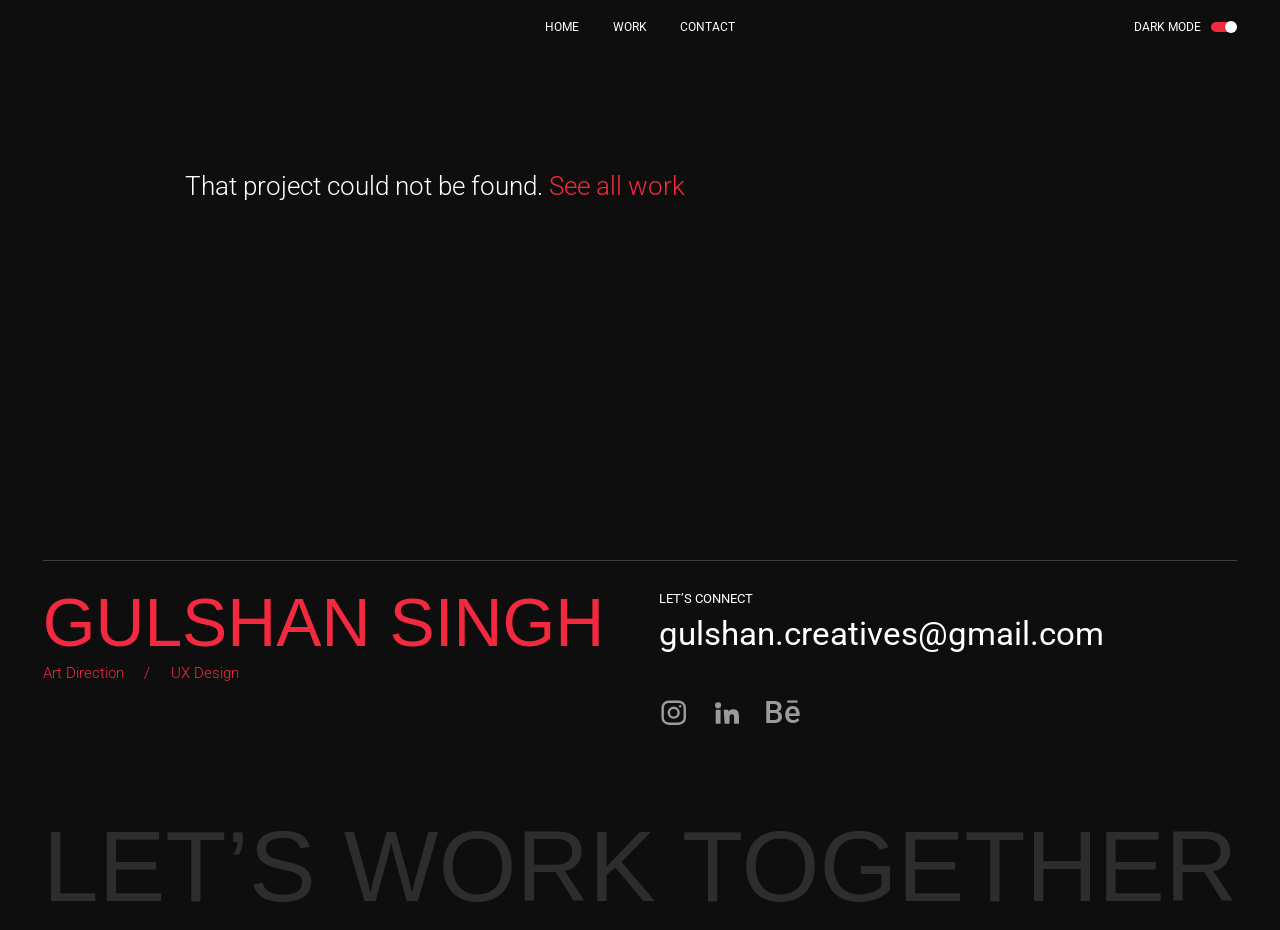
<file: project.html>
<!DOCTYPE html>
<html lang="en">
<head>
<meta charset="utf-8">
<meta name="viewport" content="width=device-width, initial-scale=1">
<title>Project – Gulshan Singh</title>
<meta name="description" content="Gulshan Singh is a Mumbai based designer experienced in Art direction and User Experience design.">
<link rel="preconnect" href="https://api.fontshare.com">
<link rel="stylesheet" href="https://api.fontshare.com/v2/css?f[]=tanker@400&display=swap">
<link rel="stylesheet" href="https://fonts.googleapis.com/css2?family=Roboto:wght@100..900&display=swap">
<link rel="stylesheet" href="style.css">
<script>
  /* Home & Work open in light mode, project pages open in dark mode. A visitor's own toggle choice is remembered separately for each. */
  (function () {
    var proj = /project\.html/.test(location.pathname), t = null;
    try { t = localStorage.getItem(proj ? 'theme-project' : 'theme-site'); } catch (e) {}
    if (t !== 'light' && t !== 'dark') t = 'dark';
    document.documentElement.setAttribute('data-theme', t);
  })();
</script>
</head>
<body data-page="project">

<header class="nav nav--over">
    <button class="nav__burger" id="navBurger" aria-label="Menu" aria-expanded="false" aria-controls="navLinks"><span></span><span></span><span></span></button>
  <nav class="nav__links" id="navLinks" aria-label="Main">
    <a href="index.html">Home</a>
    <a href="work.html">Work</a>
    <a href="#contact">Contact</a>
  </nav>
  <button class="toggle" id="themeToggle" role="switch" aria-checked="true" aria-label="Dark mode">
    <span class="toggle__label">Dark mode</span>
    <span class="toggle__track"><span class="toggle__knob"></span></span>
  </button>
  <div class="nav__scrim" id="navScrim"></div>
</header>

<div class="pcover" id="pcover"></div>

<main id="top" class="blocks" id="blocks-wrap"><div id="blocks"></div></main>

<footer class="footer" id="contact">
  <div class="footer__top">
    <div class="footer__left">
      <p class="footer__name">GULSHAN SINGH</p>
      <p class="footer__skills">Art Direction <span>/</span> UX Design</p>
    </div>
    <div class="footer__right">
      <p class="footer__label">Let’s connect</p>
      <a class="footer__mail" href="mailto:gulshan.creatives@gmail.com">gulshan.creatives@gmail.com</a>
      <div class="footer__social">
        <!-- Replace each # with your real profile link -->
        <a href="https://www.instagram.com/gulshan_1997?rpxt=MXE3MmVxcWhhaG1vcA%3D%3D&amp;utm_source=qr" target="_blank" rel="noopener noreferrer" aria-label="Instagram"><svg viewBox="0 0 24 24" fill="none" stroke="currentColor" stroke-width="2"><rect x="3" y="3" width="18" height="18" rx="5"/><circle cx="12" cy="12" r="4"/><circle cx="17.3" cy="6.7" r="1" fill="currentColor" stroke="none"/></svg></a>
        <a href="https://www.linkedin.com/in/gulshan-singh-454583138?utm_source=share_via&amp;utm_content=profile&amp;utm_medium=member_ios" target="_blank" rel="noopener noreferrer" aria-label="LinkedIn"><svg viewBox="0 0 24 24" fill="currentColor"><path d="M4.98 3.5a2.5 2.5 0 11-.02 5 2.5 2.5 0 01.02-5zM3 9.5h4V21H3zM9.5 9.5h3.8v1.6h.1c.5-1 1.8-2 3.8-2 4 0 4.8 2.6 4.8 6V21h-4v-5c0-1.2 0-2.8-1.7-2.8s-2 1.3-2 2.7V21h-4z"/></svg></a>
        <a href="https://www.behance.net/gulshan80156cc" target="_blank" rel="noopener noreferrer" aria-label="Behance" class="be">Bē</a>
      </div>
    </div>
  </div>
  <p class="footer__big" id="bigText"><span>LET’S WORK TOGETHER</span></p>
</footer>

<script src="projects.js"></script>
<script src="lenis.min.js"></script>
<script src="script.js"></script>
</body>
</html>
</file>
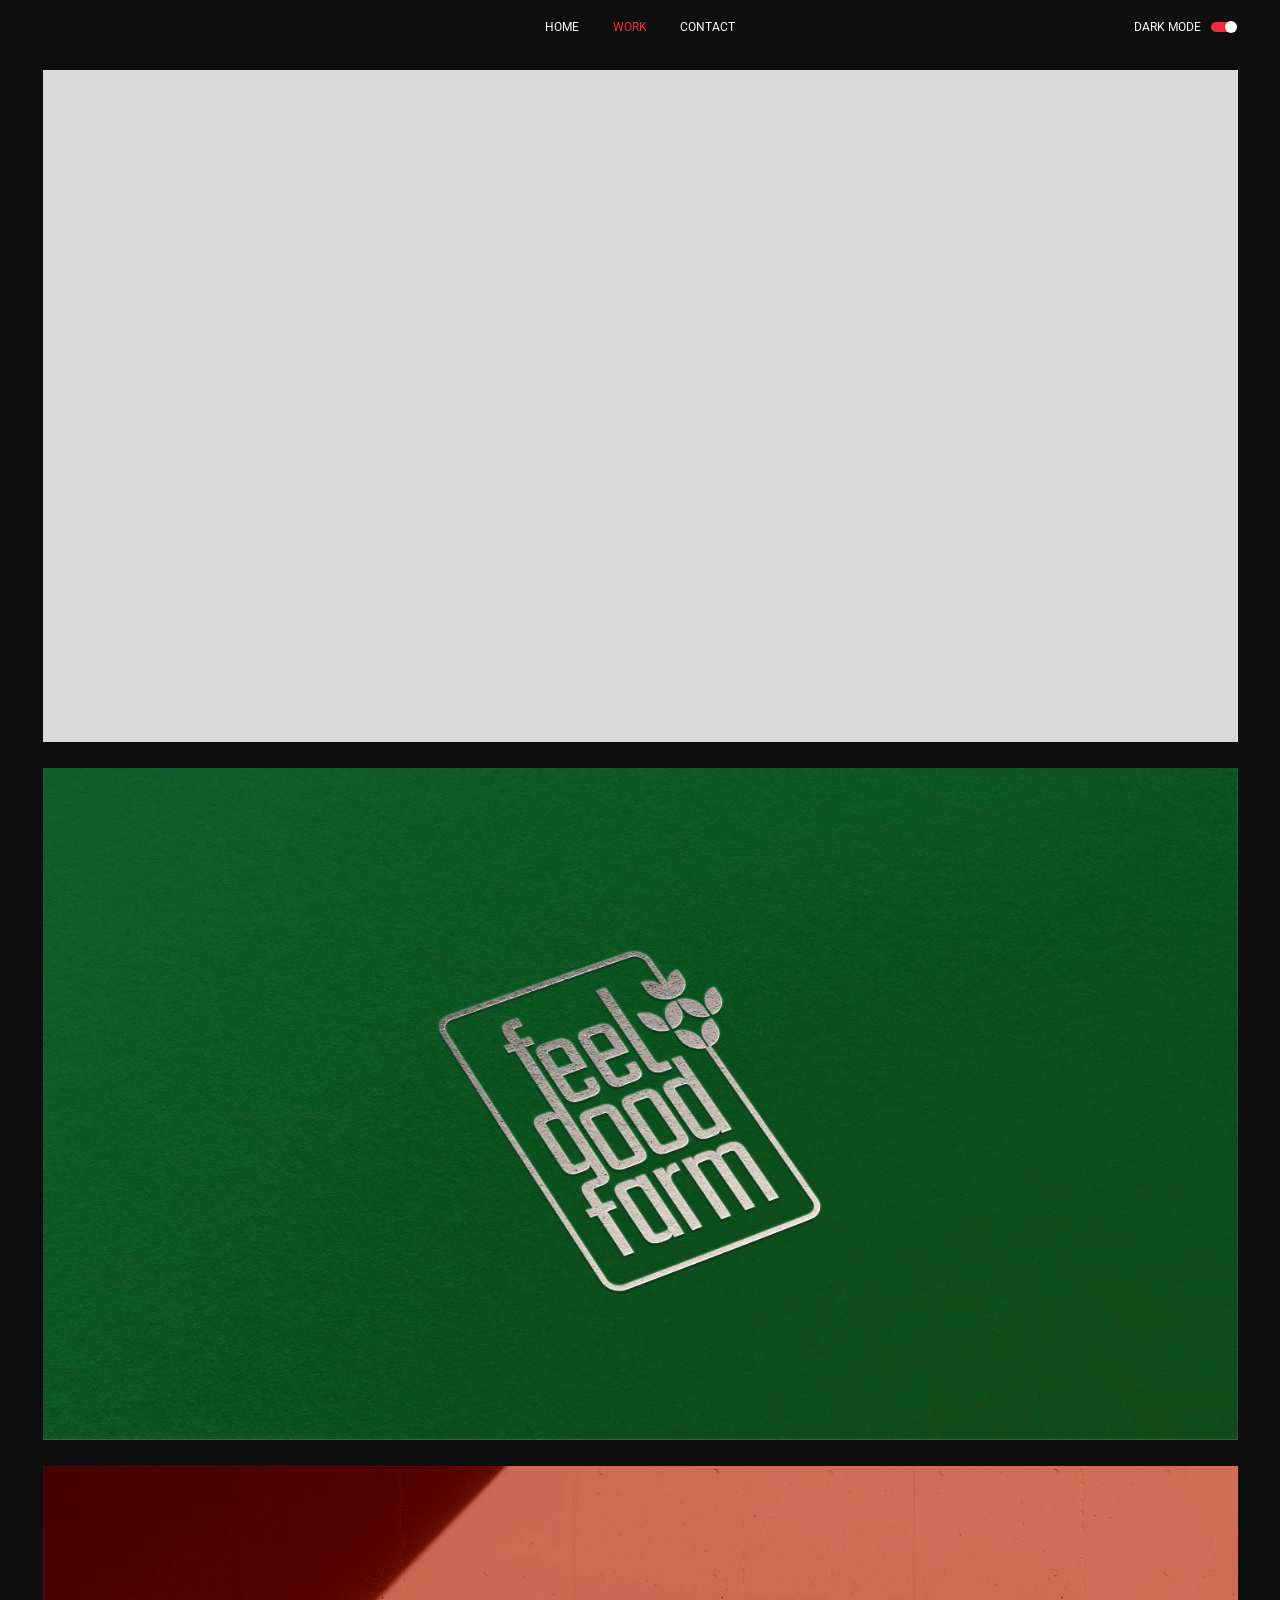
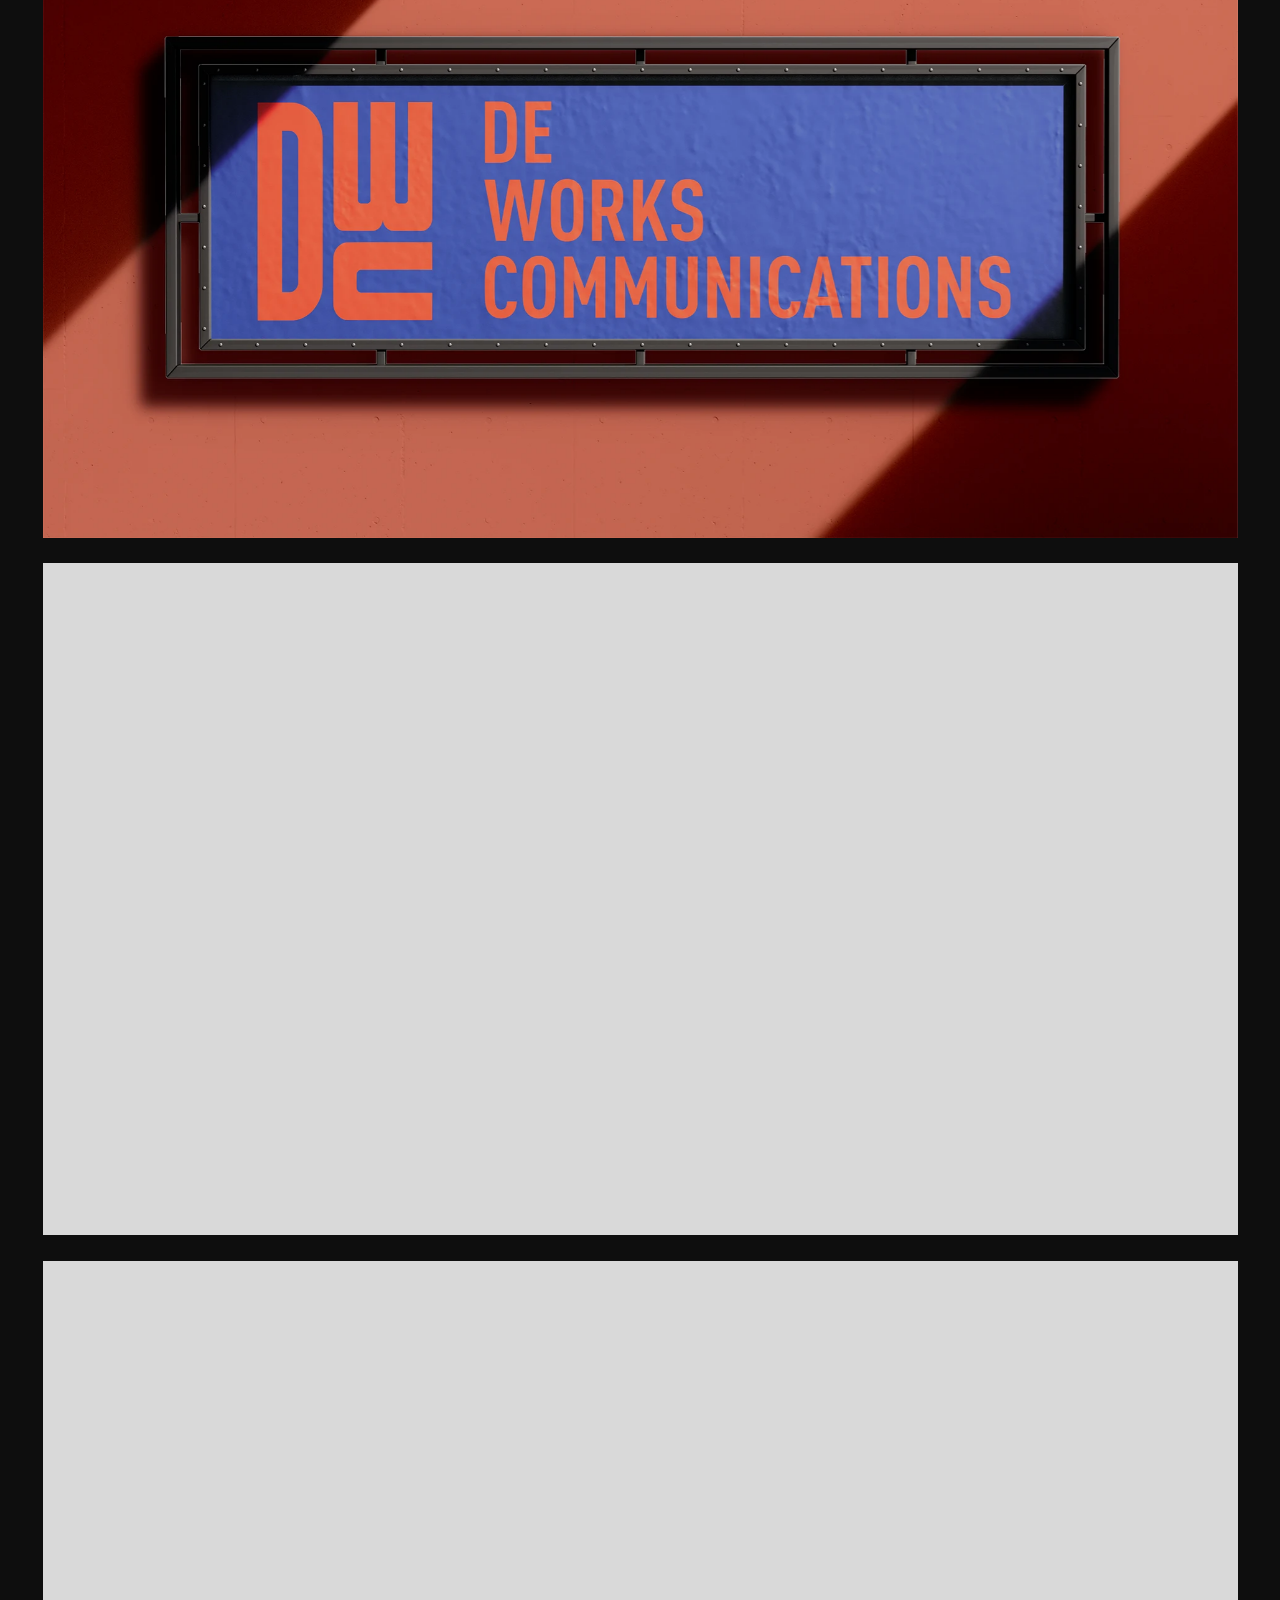
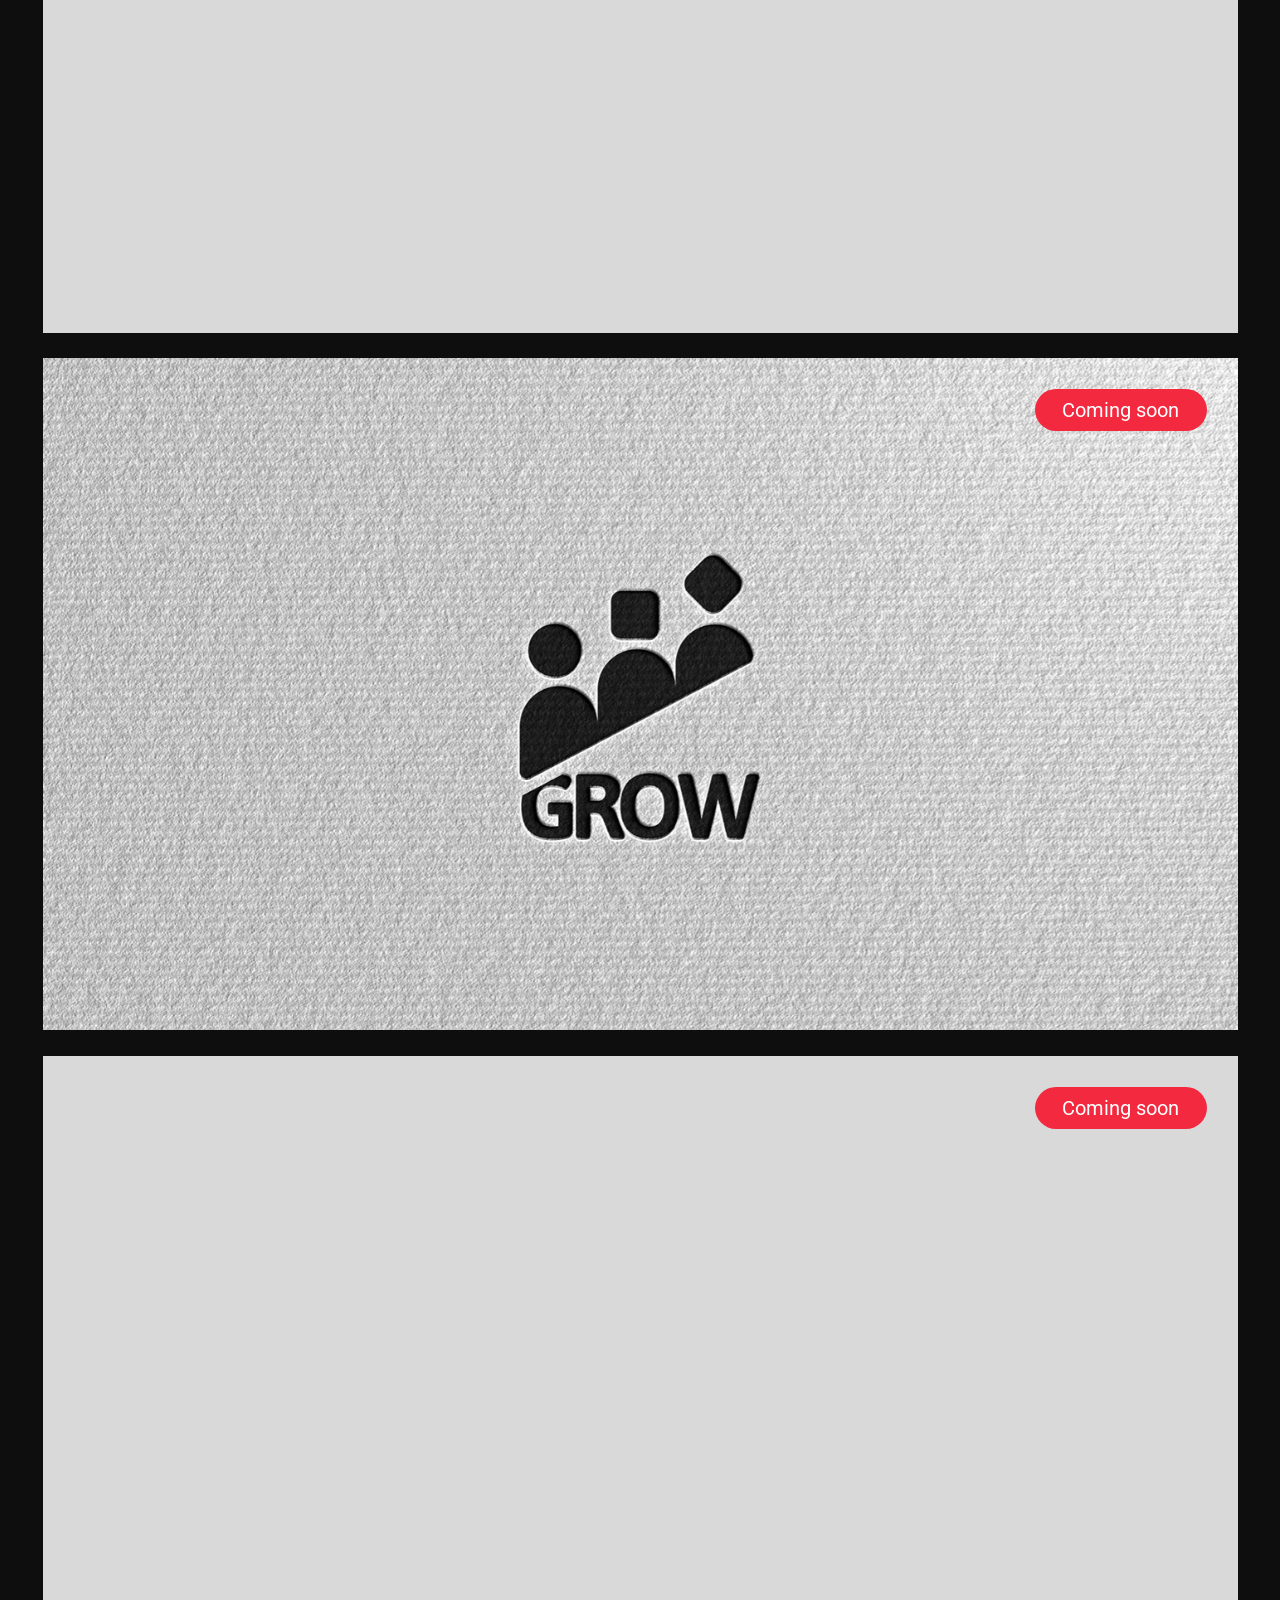
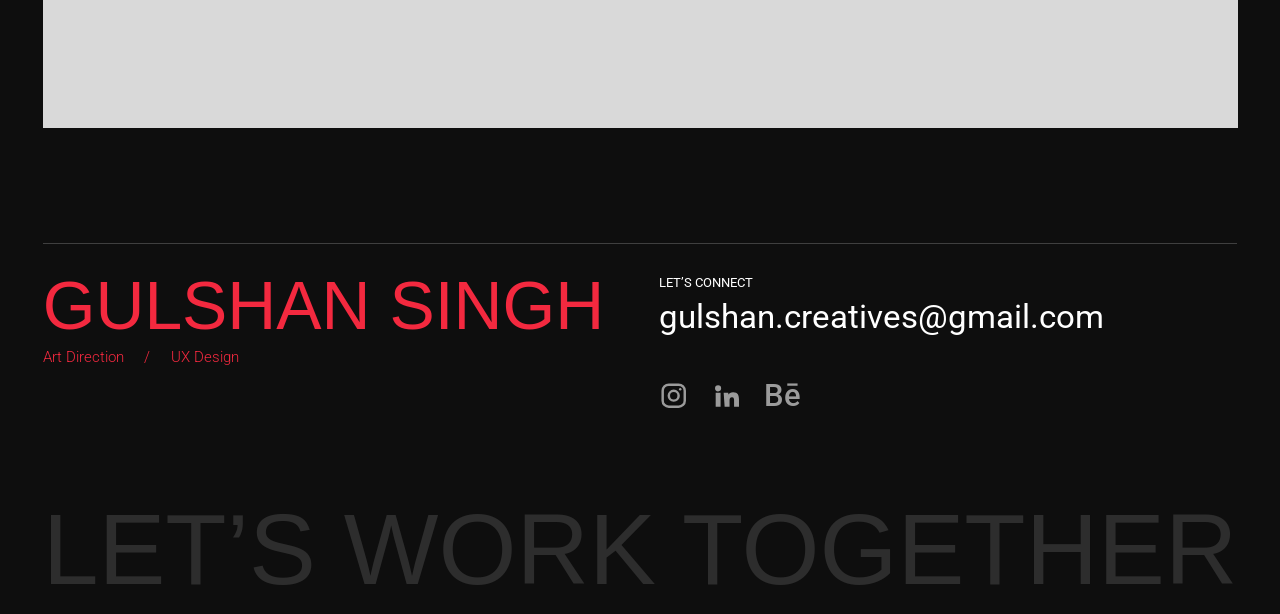
<file: work.html>
<!DOCTYPE html>
<html lang="en">
<head>
<meta charset="utf-8">
<meta name="viewport" content="width=device-width, initial-scale=1">
<title>Work – Gulshan Singh</title>
<meta name="description" content="Gulshan Singh is a Mumbai based designer experienced in Art direction and User Experience design.">
<link rel="preconnect" href="https://api.fontshare.com">
<link rel="stylesheet" href="https://api.fontshare.com/v2/css?f[]=tanker@400&display=swap">
<link rel="stylesheet" href="https://fonts.googleapis.com/css2?family=Roboto:wght@100..900&display=swap">
<link rel="stylesheet" href="style.css">
<script>
  /* Home & Work open in light mode, project pages open in dark mode. A visitor's own toggle choice is remembered separately for each. */
  (function () {
    var proj = /project\.html/.test(location.pathname), t = null;
    try { t = localStorage.getItem(proj ? 'theme-project' : 'theme-site'); } catch (e) {}
    if (t !== 'light' && t !== 'dark') t = 'dark';
    document.documentElement.setAttribute('data-theme', t);
  })();
</script>
</head>
<body data-page="work">

<header class="nav">
    <button class="nav__burger" id="navBurger" aria-label="Menu" aria-expanded="false" aria-controls="navLinks"><span></span><span></span><span></span></button>
  <nav class="nav__links" id="navLinks" aria-label="Main">
    <a href="index.html">Home</a>
    <a href="work.html" class="is-active">Work</a>
    <a href="#contact">Contact</a>
  </nav>
  <button class="toggle" id="themeToggle" role="switch" aria-checked="true" aria-label="Dark mode">
    <span class="toggle__label">Dark mode</span>
    <span class="toggle__track"><span class="toggle__knob"></span></span>
  </button>
  <div class="nav__scrim" id="navScrim"></div>
</header>

<main id="top">
  <section class="work work--page" id="work" aria-label="All projects"></section>
</main>

<footer class="footer" id="contact">
  <div class="footer__top">
    <div class="footer__left">
      <p class="footer__name">GULSHAN SINGH</p>
      <p class="footer__skills">Art Direction <span>/</span> UX Design</p>
    </div>
    <div class="footer__right">
      <p class="footer__label">Let’s connect</p>
      <a class="footer__mail" href="mailto:gulshan.creatives@gmail.com">gulshan.creatives@gmail.com</a>
      <div class="footer__social">
        <!-- Replace each # with your real profile link -->
        <a href="https://www.instagram.com/gulshan_1997?rpxt=MXE3MmVxcWhhaG1vcA%3D%3D&amp;utm_source=qr" target="_blank" rel="noopener noreferrer" aria-label="Instagram"><svg viewBox="0 0 24 24" fill="none" stroke="currentColor" stroke-width="2"><rect x="3" y="3" width="18" height="18" rx="5"/><circle cx="12" cy="12" r="4"/><circle cx="17.3" cy="6.7" r="1" fill="currentColor" stroke="none"/></svg></a>
        <a href="https://www.linkedin.com/in/gulshan-singh-454583138?utm_source=share_via&amp;utm_content=profile&amp;utm_medium=member_ios" target="_blank" rel="noopener noreferrer" aria-label="LinkedIn"><svg viewBox="0 0 24 24" fill="currentColor"><path d="M4.98 3.5a2.5 2.5 0 11-.02 5 2.5 2.5 0 01.02-5zM3 9.5h4V21H3zM9.5 9.5h3.8v1.6h.1c.5-1 1.8-2 3.8-2 4 0 4.8 2.6 4.8 6V21h-4v-5c0-1.2 0-2.8-1.7-2.8s-2 1.3-2 2.7V21h-4z"/></svg></a>
        <a href="https://www.behance.net/gulshan80156cc" target="_blank" rel="noopener noreferrer" aria-label="Behance" class="be">Bē</a>
      </div>
    </div>
  </div>
  <p class="footer__big" id="bigText"><span>LET’S WORK TOGETHER</span></p>
</footer>

<script src="projects.js"></script>
<script src="lenis.min.js"></script>
<script src="script.js"></script>
</body>
</html>
</file>
<file: style.css>
:root {
  --red: #F3293F;
  --pad: 3.333vw;
  --display: 'Tanker', Impact, 'Arial Narrow Bold', sans-serif;
  --body: 'Roboto', system-ui, -apple-system, 'Segoe UI', sans-serif;
}
:root[data-theme="dark"]  { --bg: #0E0E0E; --fg: #FFFFFF; --ghost: #2D2D2D; --muted: #9b9b9b; --track: #F3293F; --knob: #FFFFFF; }
:root[data-theme="light"] { --bg: #FFFFFF; --fg: #1c1c1c; --ghost: #DADADA; --muted: #7a7a7a; --track: #8D8D8D; --knob: #CFCFCF; }

* { box-sizing: border-box; margin: 0; padding: 0; }
html.lenis, html.lenis body { height: auto; }
.lenis.lenis-smooth { scroll-behavior: auto !important; }
.lenis.lenis-stopped { overflow: hidden; }
@keyframes pagein { from { opacity: 0; } to { opacity: 1; } }
body { animation: pagein .6s ease; background: var(--bg); color: var(--fg); font-family: var(--body); font-weight: 300; overflow-x: hidden; transition: background .3s, color .3s, opacity .4s ease; }
body.is-leaving { opacity: 0; pointer-events: none; }
a { color: inherit; text-decoration: none; }
:focus-visible { outline: 2px solid var(--red); outline-offset: 3px; }

/* ---------- Nav ---------- */
.nav { display: flex; justify-content: center; align-items: center; position: fixed; top: 0; left: 0; right: 0; z-index: 50; padding: 1.6vw var(--pad); transition: transform .35s ease, background .3s, color .3s; }
.nav.is-solid { background: var(--bg); }
.nav.is-hidden { transform: translateY(-100%); }
body[data-page="home"] main, body[data-page="work"] main { padding-top: var(--nav-h, 4.6vw); }
.nav__links { display: flex; gap: 2.6vw; font-size: max(12px, .95vw); text-transform: uppercase; font-weight: 400; }
.nav__links a.is-active { color: var(--red); }
.nav__links a:hover { color: var(--red); }
.toggle { position: absolute; right: var(--pad); display: flex; align-items: center; gap: 10px; background: none; border: 0; color: inherit; cursor: pointer; font: 400 max(12px, .95vw) var(--body); text-transform: uppercase; }
.toggle__track { width: 26px; height: 10px; border-radius: 10px; background: var(--track); position: relative; transition: background .3s; }
.toggle__knob { position: absolute; top: -1px; left: 0; width: 12px; height: 12px; border-radius: 50%; background: var(--knob); transition: transform .3s, background .3s; box-shadow: 0 0 0 1px rgba(0,0,0,.08); }
[data-theme="dark"] .toggle__knob { transform: translateX(14px); }

/* ---------- Hero ---------- */
.hero { padding: 2vw var(--pad) 0; display: grid; grid-template-columns: 1fr 33vw 1fr; grid-template-areas: "hi hi hi" "name name name" "skills tv intro"; text-align: center; }
.hero__hi { grid-area: hi; font-size: 3.7vw; font-weight: 300; color: var(--red); line-height: 1.1; }
.hero__name { grid-area: name; font: 400 10vw/1 var(--display); color: var(--red); white-space: nowrap; margin-top: .4vw; }
.hero__name span { display: inline-block; }
.hero__skills { grid-area: skills; display: flex; justify-content: space-between; align-items: flex-start; color: var(--red); font-size: 1.3vw; padding: 1.2vw 2vw 0 0; margin-top: 0; }
.hero__skills i { width: 2px; height: 1.4vw; background: var(--red); margin-top: -.2vw; }
.hero__skills span:last-child { margin-right: 0; }
.hero__tv { grid-area: tv; justify-self: center; position: relative; z-index: 2; width: 38.2vw; max-width: none; margin: -4.8vw 0 -1.4vw; height: auto; display: block; aspect-ratio: 720 / 577; object-fit: contain; pointer-events: none; }
.hero__intro { grid-area: intro; text-align: left; font-size: 1vw; line-height: 1.25; white-space: nowrap; padding: 1.2vw 0 0 1.5vw; }

/* ---------- Work cards ---------- */
.work { display: flex; flex-direction: column; gap: 2vw; padding: 9vw var(--pad) 8vw; }
.card { position: relative; aspect-ratio: 16 / 9; background: #D9D9D9; overflow: hidden; border-radius: 0; isolation: isolate; transform: translateZ(0); container-type: inline-size; transition: border-radius .7s cubic-bezier(.22,.61,.36,1); }
.card:hover, .card:focus-visible { border-radius: 1.1vw; }
.card img, .card video { width: 100%; height: 100%; object-fit: cover; display: block; }
.card img, .card video { transition: transform .5s cubic-bezier(.22,.61,.36,1); will-change: transform; -webkit-user-drag: none; user-select: none; }
.card:hover img, .card:hover video, .card:focus-visible img, .card:focus-visible video { transform: scale(1.06); }
@media (hover: none) { .card:hover img, .card:hover video { transform: none; } }
.card__tags { position: absolute; top: 2.6cqw; left: 2.6cqw; display: flex; gap: .8cqw; z-index: 1; }
.tag { display: inline-flex; align-items: center; justify-content: center; height: 3.5cqw; border-radius: 99px; padding: 0 2.3cqw; font: 400 1.7cqw/1 var(--body); white-space: nowrap; flex: none; }
.tag--name { background: #fff; color: #1c1c1c; }
.tag--type, .tag--concept { background: rgba(0,0,0,.3); color: #fff; }
.card .tag { opacity: 0; transform: translateY(8px); transition: opacity .6s ease, transform .6s cubic-bezier(.22,.61,.36,1); }
.card .tag:nth-child(2) { transition-delay: 0s; }
.card:hover .tag, .card:focus-visible .tag, .card:focus-within .tag { opacity: 1; transform: none; }
.card:hover .tag:nth-child(1), .card:focus-visible .tag:nth-child(1) { transition-delay: .12s; }
.card:hover .tag:nth-child(2), .card:focus-visible .tag:nth-child(2) { transition-delay: .2s; }
.card:hover .tag:nth-child(3), .card:focus-visible .tag:nth-child(3) { transition-delay: .28s; }
@media (hover: none) { .card .tag { opacity: 1; transform: none; } .card { border-radius: 3vw; } }

.work--page { padding-top: 1.2vw; padding-bottom: 9vw; }

/* ---------- Card links ---------- */
/* Upcoming ("Coming soon") projects: same layout, not clickable */
.card--soon { cursor: default; }
.card--soon::after { content: ''; position: absolute; inset: 0; background: rgba(0,0,0,.45); opacity: 0; transition: opacity .6s ease; pointer-events: none; z-index: 0; }
.card--soon:hover::after { opacity: 1; }
@media (hover: none) { .card--soon::after { opacity: 0; } }
.card__badges { position: absolute; top: 2.6cqw; right: 2.6cqw; z-index: 2; display: flex; gap: .8cqw; }
.card .card__badges .tag { background: #F3293F; color: #fff; }
.card .card__badges .card__badge--always { opacity: 1; transform: none; transition: none; }
.card:hover .card__badges .tag:nth-child(1), .card:focus-visible .card__badges .tag:nth-child(1) { transition-delay: .2s; }
a.card { display: block; color: inherit; }

/* ---------- Project page ---------- */
:root { --m: 11.111vw; --gap: 1.389vw; --t-above: 3.125vw; --t-below: 6.944vw; }
.nav--over { color: #fff; }
.nav--over.is-solid { color: var(--fg); }
.pcover, .blk__media { aspect-ratio: 16 / 9; overflow: hidden; width: 100%; }
.pcover:empty, .blk__media:empty { background: #D9D9D9; }
.pcover img, .pcover video, .blk__media img, .blk__media video { width: 100%; height: 100%; object-fit: cover; display: block; }
.blocks { padding: var(--gap) var(--m) 16vw; }
/* Cover stays pinned while the case study glides over it */
.pcover { position: sticky; top: 0; z-index: 0; }
.blocks, body[data-page="project"] .footer { position: relative; z-index: 1; background: var(--bg); transition: background .3s; }
.blk + .blk { margin-top: var(--gap); }
.blk + .blk--text { margin-top: var(--t-above); }
.blk--text + .blk { margin-top: var(--t-below); }
.blk--text2, .blk--side { display: grid; grid-template-columns: 1fr 1fr; gap: var(--gap); }
.blk--text2 { align-items: start; }
.blk--side { align-items: start; }
.blk--slide .blk__media { overflow: hidden; }
.blk--slide .blk__media img, .blk--slide .blk__media video, .blk--side .blk__media img, .blk--side .blk__media video { height: auto; object-fit: contain; }
.blk--side .blk__media { aspect-ratio: 1 / 1; }
.blk--embed iframe { width: 100%; height: 100%; border: 0; display: block; }
.blk--side.is-right .blk__media { order: 2; }
.t-h, .t-b { font-size: calc(var(--s) / 14.4 * 1vw); font-weight: var(--w); white-space: pre-line; }
.sz { font-size: calc(var(--s) / 14.4 * 1vw); }
.wt { font-weight: var(--w); }
.t-h { line-height: 1.2; }
.t-b { line-height: 1.35; }
.side__text .t-h + .t-b { margin-top: 2.2vw; }
.notfound { padding: 12vw var(--pad); font-size: 2vw; }
.notfound a { color: var(--red); }

/* ---------- "View all projects" bar (home page) ---------- */
body[data-page="home"] .work { padding-bottom: 2vw; }
.more-wrap { padding: 0 var(--pad) 8vw; }
.more { display: flex; align-items: center; justify-content: space-between; padding: 0; height: 6vw; color: var(--fg); transition: color .45s ease; }
.more__label { font: 400 22px/1 var(--body); letter-spacing: -.01em; }
.more__meta { display: flex; align-items: center; gap: 1.6vw; }
.more__count { font: 400 22px/1 var(--body); opacity: .6; transition: opacity .45s ease; }
.more__arrow { width: 3vw; height: 3vw; transition: transform .6s cubic-bezier(.22,.61,.36,1); }
@media (hover: hover) {
  .more:hover, .more:focus-visible { color: var(--red); }
  .more:hover .more__arrow, .more:focus-visible .more__arrow { transform: translateX(.7vw); }
}
.more:active { color: var(--red); }

/* ---------- Footer ---------- */
.footer { padding: 0 var(--pad) 0; }
.footer__top { border-top: 1px solid #8a8a8a66; padding-top: 2.2vw; display: grid; grid-template-columns: 1fr 1fr; gap: 3vw; }
.footer__name { font: 400 5.3vw/1 var(--display); color: var(--red); }
.footer__skills { color: var(--red); font-size: 1.2vw; margin-top: .6vw; }
.footer__skills span { margin: 0 1.3vw; }
.footer__label { font-size: 1.05vw; text-transform: uppercase; font-weight: 400; margin-top: .2vw; }
.footer__mail { display: inline-block; font-size: 2.6vw; font-weight: 400; margin-top: .6vw; }
.footer__mail:hover { color: var(--red); }
.footer__social { display: flex; align-items: center; gap: 1.8vw; margin-top: 3.2vw; color: var(--muted); }
.footer__social a { display: flex; align-items: center; }
.footer__social a:hover { color: var(--red); }
.footer__social svg { width: 2.3vw; height: 2.3vw; }
.nav__burger, .nav__scrim { display: none; }
.footer__social .be { font: 500 2.4vw var(--body); }
.footer__big { margin-top: 7vw; font: 400 10vw/.9 var(--display); color: var(--ghost); white-space: nowrap; padding-bottom: 1.5vw; }
.footer__big span { display: inline-block; }

/* Links typed inside project text: clickable, no underline */
a.lk { color: inherit; text-decoration: none; cursor: pointer; transition: opacity .2s; }
a.lk:hover { opacity: .65; }

/* ---------- Credits (end of a project page) ---------- */
:root[data-theme="light"] { --ctag: #E6E6E6; --chead: #8c8c8c; }
:root[data-theme="dark"]  { --ctag: #2c2c2c; --chead: #8a8a8a; }
.credits { display: grid; grid-template-columns: 42vw 1fr; margin-top: 5.4vw; }
.credits__tags { display: flex; flex-wrap: wrap; align-content: flex-start; gap: 0 .9vw; padding-right: 2vw; }
.ctag { display: inline-flex; align-items: center; height: 2.5vw; padding: 0 1.46vw; border-radius: .35vw; background: var(--ctag); color: var(--fg); font: 300 1.39vw/1 var(--body); white-space: nowrap; transition: background .3s, color .3s; }
.ctag { margin-bottom: .9vw; }
.ctag-br { flex-basis: 100%; height: 0; }
.cg + .cg { margin-top: 2.8vw; }
.cg__h { font: 300 1.67vw/1.3 var(--body); color: var(--chead); margin-bottom: .2vw; }
.cg__l { font: 300 1.67vw/1.57 var(--body); color: var(--fg); }
/* ---------- Mobile ---------- */
@media (max-width: 768px) {
  :root { --m: 4.2vw; --gap: 3vw; --t-above: 6vw; --t-below: 12vw; --pad: 4.2vw; }
  .blk--text2, .blk--side { grid-template-columns: 1fr; }
  .blk--text2 { gap: 3vw; }
  .blk--side.is-right .blk__media { order: 0; }
  .t-h, .t-b { font-size: clamp(9px, calc(var(--s) * .45px), 16px); }
  .sz { font-size: clamp(9px, calc(var(--s) * .45px), 16px); }
  .side__text { padding-top: 2vw; }
  .side__text .t-h + .t-b { margin-top: 3vw; }
  .blocks { padding-bottom: 24vw; }
  .credits { grid-template-columns: 1fr; margin-top: 9vw; }
  .credits__tags { gap: 0 9px; padding-right: 0; }
  .ctag { margin-bottom: 9px; }
  .ctag { height: 23px; padding: 0 12px; border-radius: 3px; font-size: 11px; }
  .credits__list { margin-top: 12vw; }
  .cg + .cg { margin-top: 10vw; }
  .cg__h, .cg__l { font-size: 13px; }
  .cg__l { line-height: 1.5; }
  .nav { justify-content: space-between; padding: 4vw var(--pad); }
  .toggle { position: relative; right: auto; z-index: 3; }
  .toggle__label { display: none; }
  .nav__burger { display: flex; flex-direction: column; justify-content: center; gap: 5px; width: 28px; height: 28px; background: none; border: 0; color: inherit; cursor: pointer; position: relative; z-index: 3; }
  .nav__burger span { display: block; height: 2px; width: 22px; background: currentColor; border-radius: 2px; transition: transform .35s ease, opacity .25s ease; }
  body.menu-open .nav__burger span:nth-child(1) { transform: translateY(7px) rotate(45deg); }
  body.menu-open .nav__burger span:nth-child(2) { opacity: 0; }
  body.menu-open .nav__burger span:nth-child(3) { transform: translateY(-7px) rotate(-45deg); }
  body.menu-open .nav { transform: none !important; color: var(--fg); }
  .nav__links { position: fixed; top: 0; left: 0; bottom: 0; width: 68vw; max-width: 300px; z-index: 2; flex-direction: column; gap: 22px; align-items: flex-start; background: var(--bg); color: var(--fg); padding: 22vw 8vw 0; font-size: 16px; box-shadow: 0 0 40px rgba(0,0,0,.25); transform: translateX(-105%); visibility: hidden; transition: transform .45s cubic-bezier(.22,.61,.36,1), visibility 0s .45s; }
  body.menu-open .nav__links { transform: none; visibility: visible; transition: transform .45s cubic-bezier(.22,.61,.36,1), visibility 0s; }
  .nav__scrim { display: block; position: fixed; inset: 0; z-index: 1; background: rgba(0,0,0,.4); opacity: 0; pointer-events: none; transition: opacity .35s; }
  body.menu-open .nav__scrim { opacity: 1; pointer-events: auto; }
  .hero { display: flex; flex-direction: column; padding-top: 22vw; }
  .hero__hi { font-size: 16px; order: 1; }
  .hero__name { font-size: 20vw; margin-top: 0; order: 2; }
  .hero__skills { order: 3; justify-content: space-between; font-size: 16px; padding: 3vw 0 0; position: relative; z-index: 1; }
  .hero__skills i { height: 5vw; margin-top: 0; position: absolute; left: 50%; top: 3vw; }
  .hero__tv { order: 4; width: 92%; margin: 2vw auto 0; }
  .hero__intro { order: 5; font-size: 16px; line-height: 1.25; max-width: 15em; white-space: normal; padding: 6vw 0 0; }
  .br-d { display: none; }
  .work { padding: 15vw var(--pad) 14vw; gap: 4vw; }
  .work--page { padding-top: 4vw; padding-bottom: 16vw; }
  .tag { font-size: 9px; height: 20px; padding: 0 12px; }
  body[data-page="home"] .work { padding-bottom: 4vw; }
  .more-wrap { padding-bottom: 14vw; }
  .more { height: 14vw; padding: 0; }
  .more__label { font-size: 13px; }
  .more__count { font-size: 9px; }
  .more__arrow { width: 18px; height: 18px; }
  .footer__top { gap: 4vw; padding-top: 6vw; }
  .footer__name { font-size: 8.5vw; }
  .footer__skills { font-size: 9px; margin-top: 1.5vw; }
  .footer__skills span { margin: 0 3vw; }
  .footer__label { font-size: 9px; margin-top: 0; }
  .footer__mail { font-size: 10px; margin-top: 3vw; }
  .footer__social { gap: 5vw; margin-top: 6vw; }
  .footer__social svg { width: 7.4vw; height: 7.4vw; }
  .footer__social .be { font-size: 16px; }
  .footer__big { margin-top: 12vw; }
  .notfound { font-size: 16px; }
}
@media (prefers-reduced-motion: reduce) { * { animation: none !important; transition: none !important; scroll-behavior: auto !important; } }

/* Light protection: media can't be dragged or selected */
img, video { -webkit-user-drag: none; -webkit-touch-callout: none; }
</file>
<file: admin/admin.css>
:root { --red:#F3293F; --ink:#1c1c1c; --g:#D9D9D9; --pad:3.333vw; --m:11.111vw; --gap:1.389vw; --display:'Tanker',Impact,sans-serif; }
[hidden] { display:none !important; }
* { box-sizing:border-box; margin:0; padding:0; }
body { font-family:'Roboto',system-ui,sans-serif; color:var(--ink); background:#fff; font-weight:400; }
button { font:inherit; cursor:pointer; border:0; background:none; color:inherit; }
input, textarea, select { font:inherit; color:inherit; }
.btn { background:var(--red); color:#fff; padding:.65em 1.5em; border-radius:4px; font-size:16px; }
.btn.grey { background:#ccc; color:#222; }
.btn.sm { font-size:13px; padding:.45em 1.1em; background:#e4e4e4; color:#555; }
.btn:disabled { opacity:.5; cursor:default; }
.lnk { font-size:14px; color:#777; text-decoration:underline; padding:.4em .6em; }
.lnk:hover { color:var(--red); }
.anav { display:flex; justify-content:flex-end; align-items:center; gap:2.6vw; padding:1.6vw var(--pad); font-size:14px; text-transform:uppercase; position:relative; }
.anav nav { display:flex; gap:2.6vw; } .anav a { color:inherit; text-decoration:none; } .anav a:hover { color:var(--red); }
.anav .out { text-transform:none; }
.auth { max-width:440px; margin:9vh auto; padding:0 24px; }
.auth h1 { font:400 56px/1 var(--display); color:var(--red); margin-bottom:8px; }
.auth p.sub { color:#666; margin-bottom:28px; line-height:1.4; }
.auth label { display:block; font-size:14px; color:#555; margin:16px 0 6px; }
.auth input { width:100%; padding:.8em 1em; border:1px solid #bbb; border-radius:4px; background:#fff; }
.auth .btn { margin-top:26px; width:100%; }
.auth .err { color:var(--red); margin-top:14px; min-height:1.2em; font-size:14px; }
.auth details { margin-top:22px; color:#555; font-size:14px; line-height:1.5; } .auth summary { cursor:pointer; color:var(--red); }
.auth details ol { margin:10px 0 0 18px; } .auth .reset { display:block; margin:22px auto 0; width:auto; }
.hero { padding:2vw var(--pad) 0; text-align:center; }
.hero .hi { font-size:3.7vw; font-weight:300; color:var(--red); line-height:1.1; }
.hero .nm { font:400 10vw/1 var(--display); color:var(--red); white-space:nowrap; margin-top:.4vw; } .hero .nm span { display:inline-block; }
.hero .sk { display:flex; justify-content:space-between; margin-top:1.2vw; color:var(--red); font-size:1.1vw; text-align:left; }
.hero .sk em { font-style:normal; color:var(--ink); font-size:.95vw; line-height:1.25; }
.sec { display:flex; justify-content:space-between; align-items:center; margin:6vw var(--pad) 0; padding-bottom:1.2vw; border-bottom:1px solid #222; }
.sec h2 { font-size:2.4vw; font-weight:500; color:#444; display:flex; align-items:center; gap:.9vw; }
.count { background:#ddd; border-radius:99px; font-size:1.2vw; font-weight:400; padding:.3vw 1.1vw; }
.list { margin:0 var(--pad); }
.pc { display:flex; gap:1.4vw; align-items:center; border:1px solid #ddd; border-radius:8px; padding:1.4vw 1.4vw 1.4vw .8vw; margin-top:1.8vw; background:#fff; }
.pc__drag { cursor:grab; padding:.4vw .6vw; display:grid; grid-template-columns:repeat(2,5px); gap:5px; } .pc__drag i { width:5px; height:5px; border-radius:50%; background:#aaa; }
.pc__thumb { flex:0 0 35%; aspect-ratio:16/10; background:#aaa; border-radius:4px; overflow:hidden; } .pc__thumb img, .pc__thumb video { width:100%; height:100%; object-fit:cover; display:block; }
.pc__body { flex:1; } .pc__body .top { display:flex; justify-content:flex-end; }
.pc label.l { display:block; margin:.9vw 0 .5vw; font-size:1.15vw; color:#555; }
.pc input[type=text] { width:100%; padding:.7vw .9vw; border:1px solid #bbb; border-radius:4px; background:#fff; font-size:1.1vw; }
.pc .opts { display:grid; grid-template-columns:1fr 1fr 1fr; margin-top:.5vw; border-bottom:1px solid #ddd; }
.pc .opts div { display:flex; justify-content:space-between; align-items:center; padding:.7vw .9vw; font-size:1.15vw; color:#555; } .pc .opts div + div { border-left:1px solid #ddd; }
.sw { position:relative; display:inline-block; width:38px; height:18px; } .sw input { display:none; }
.sw i { position:absolute; inset:0; border-radius:99px; background:#c9ccd6; transition:.2s; } .sw i::after { content:''; position:absolute; top:2px; left:2px; width:14px; height:14px; border-radius:50%; background:#fff; transition:.2s; }
.sw input:checked + i { background:var(--red); } .sw input:checked + i::after { transform:translateX(20px); }
.empty { margin:2vw var(--pad); color:#888; }
.savebar { position:fixed; left:50%; bottom:22px; transform:translateX(-50%); background:#1c1c1c; color:#fff; padding:12px 14px 12px 22px; border-radius:99px; display:flex; gap:14px; align-items:center; z-index:80; box-shadow:0 8px 30px rgba(0,0,0,.25); }
.savebar .btn { padding:.5em 1.3em; font-size:14px; } .savebar .lnk { color:#bbb; }
.ehead { display:flex; justify-content:space-between; align-items:center; margin:3.4vw var(--pad) 0; padding-bottom:1.2vw; border-bottom:1px solid #222; }
.ehead h1 { font-size:2.8vw; font-weight:500; color:#444; } .ehead .acts { display:flex; gap:12px; align-items:center; }
.up { margin:2vw var(--pad) 0; border:1px solid #ddd; border-radius:22px; padding:12px; }
.up > div { background:#f4f4f4; border:1px solid #ccc; border-radius:10px; padding:2vw 3vw; display:flex; align-items:center; justify-content:space-between; gap:20px; }
.up h3 { font-size:1.9vw; font-weight:500; color:#444; } .up p { color:#888; font-size:1.5vw; }
.up.drop > div { flex-direction:column; text-align:center; padding:5vw 3vw; gap:10px; } .up.drop.over > div { background:#ffeaed; border-color:var(--red); }
.up.drop h3 { color:#333; font-weight:700; }
.cover { margin-top:2vw; width:100%; aspect-ratio:16/9; background:var(--g); position:relative; overflow:hidden; }
.cover img, .cover video, .blk__media img, .blk__media video { width:100%; height:100%; object-fit:cover; display:block; }
.blocks { padding:0 var(--m); }
.bar { display:flex; justify-content:center; gap:14px; padding:18px 0; } .bar button { width:68px; height:42px; border:1px solid #aaa; border-radius:6px; background:#e4e4e4; color:#888; display:flex; align-items:center; justify-content:center; font:400 20px Georgia,serif; gap:2px; }
.bar button:hover { background:#d6d6d6; color:var(--red); border-color:var(--red); } .bar svg { width:28px; height:28px; }
.wrap { position:relative; } .blk { position:relative; }
.blk__media { aspect-ratio:16/9; overflow:hidden; width:100%; position:relative; } .blk__media.sq { aspect-ratio:1/1; } .blk__media:empty, .blk__media:has(iframe) { background:var(--g); } .blk__media.nat img, .blk__media.nat video { height:auto; object-fit:contain; } .btn.sm.del { background:#fbe3e6; color:#F3293F; margin-right:8px; } .blk__media iframe { width:100%; height:100%; border:0; }
.tools { position:absolute; top:14px; left:14px; z-index:5; display:flex; flex-direction:column; gap:8px; align-items:flex-start; }
.tb { width:38px; height:38px; background:#777; border-radius:6px; color:#fff; display:flex; align-items:center; justify-content:center; } .tb.drag { cursor:grab; } .tb svg { width:18px; height:18px; }
.menu { background:#fff; border:1px solid #ccc; border-radius:6px; box-shadow:0 6px 20px rgba(0,0,0,.15); overflow:hidden; } .menu button { display:block; width:100%; text-align:left; padding:10px 18px; font-size:14px; white-space:nowrap; } .menu button:hover { background:#f2f2f2; } .menu .d { color:var(--red); }
.cols { display:grid; grid-template-columns:1fr 1fr; gap:var(--gap); }
.tcell { border:1px dashed #bbb; padding:10px; position:relative; }
.tcell.ind { padding-left:62px; }
.ctl { display:flex; justify-content:flex-end; align-items:center; gap:8px; margin-bottom:8px; } .ctl .hint { margin-right:auto; font-size:12px; color:#999; } .ctl .clr { font-size:12px; color:#888; text-decoration:underline; padding:2px 4px; } .ctl .clr:hover { color:var(--red); } .ctl select { border:1px solid #bbb; border-radius:4px; padding:3px 6px; background:#fff; color:#777; font-size:13px; }
.tcell .rt { width:100%; border:1px solid #ccc; padding:8px 10px; min-height:3em; font-size:calc(var(--s) / 14.4 * 1vw); font-weight:var(--w); line-height:1.3; white-space:pre-wrap; word-break:break-word; background:#fff; outline:none; }
.tcell .rt:focus { border-color:var(--red); }
.tcell .rt:empty::before { content:attr(data-ph); color:#aaa; font-size:14px; font-weight:400; }
.rt .sz { font-size:calc(var(--s) / 14.4 * 1vw); } .rt .wt { font-weight:var(--w); }
.chooser { border:1px dashed #bbb; aspect-ratio:1/1; display:flex; align-items:center; justify-content:center; gap:10px; background:#fafafa; } .chooser .btn { font-size:14px; padding:.6em 1.2em; }
.x { position:absolute; top:8px; right:8px; width:28px; height:28px; border-radius:50%; background:rgba(0,0,0,.6); color:#fff; z-index:4; font-size:16px; line-height:1; }
.modal { position:fixed; inset:0; background:rgba(0,0,0,.45); display:flex; align-items:center; justify-content:center; z-index:100; padding:20px; }
.modal .pc { margin:0; width:min(760px,100%); display:block; padding:28px; } .modal h3 { font-size:22px; font-weight:500; margin-bottom:6px; } .modal .pc label.l, .modal .pc input[type=text], .modal .pc .opts div { font-size:15px; } .modal .pc input[type=text] { padding:10px 12px; }
.modal .row { display:flex; justify-content:flex-end; gap:10px; margin-top:22px; } .modal p.n { color:#888; font-size:13px; margin-top:6px; }
.busy { position:fixed; inset:0; background:rgba(255,255,255,.8); z-index:200; display:flex; align-items:center; justify-content:center; font-size:20px; color:#444; }
.toast { position:fixed; top:18px; left:50%; transform:translate(-50%,-90px); background:#1c1c1c; color:#fff; padding:12px 22px; border-radius:8px; z-index:300; transition:.3s; max-width:90vw; } .toast.show { transform:translate(-50%,0); } .toast.err { background:var(--red); }
@media (max-width:900px) { :root { --pad:20px; --m:20px; --gap:14px; } .hero .hi { font-size:28px; } .hero .sk { font-size:14px; } .hero .sk em { font-size:12px; } .sec h2 { font-size:22px; } .count { font-size:14px; padding:2px 10px; }
 .pc { flex-wrap:wrap; } .pc__thumb { flex-basis:100%; } .pc label.l, .pc input[type=text], .pc .opts div { font-size:15px; } .pc input[type=text] { padding:10px; } .ehead h1 { font-size:22px; } .up h3 { font-size:18px; } .up p { font-size:14px; } .tcell .rt, .rt .sz { font-size:calc(var(--s) * .5px); } .cols { grid-template-columns:1fr; } .anav { gap:16px; font-size:12px; } .anav nav { gap:16px; } }

/* ---------- Credits editor ---------- */
.cred { margin:3vw var(--m) 0; border:1px solid #ddd; border-radius:12px; padding:22px 24px 26px; background:#fff; }
.cred__head h3 { font-size:22px; font-weight:500; color:#333; } .cred__head p { color:#888; font-size:14px; margin-top:4px; line-height:1.4; max-width:620px; }
.cred__body { display:grid; grid-template-columns:42% 1fr; gap:28px; margin-top:20px; }
.cred .cl { display:block; font-size:12px; text-transform:uppercase; letter-spacing:.04em; color:#999; margin-bottom:10px; }
.cred__tags { display:flex; flex-wrap:wrap; gap:8px; } .cred__tags span { background:#e6e6e6; border-radius:4px; padding:8px 14px; font-size:14px; color:#222; } .cred__tags em { color:#aaa; font-size:13px; }
.cred .cg { border:1px dashed #bbb; border-radius:8px; padding:10px; margin-bottom:12px; background:#fafafa; }
.cred .cg__top { display:flex; gap:8px; margin-bottom:8px; }
.cred .cg-h { flex:1; padding:9px 12px; border:1px solid #ccc; border-radius:4px; background:#fff; font-size:15px; color:#222; font-weight:500; }
.cred .cg-l { width:100%; padding:9px 12px; border:1px solid #ccc; border-radius:4px; background:#fff; font-size:15px; line-height:1.5; resize:vertical; min-height:80px; }
.cred .cg-h:focus, .cred .cg-l:focus { outline:0; border-color:var(--red); }
.cred .x { position:static; height:auto; width:36px; border-radius:4px; background:#e4e4e4; color:#666; font-size:20px; line-height:1; } .cred .x:hover { background:#fbd7dc; color:var(--red); }
.cred__add { display:flex; flex-wrap:wrap; align-items:center; gap:8px; margin-top:4px; } .cred__add > span { font-size:13px; color:#888; }
.cred .chip { border:1px solid #ccc; border-radius:99px; padding:6px 14px; font-size:13px; color:#444; background:#fff; } .cred .chip:hover { border-color:var(--red); color:var(--red); }
@media (max-width:768px) { .cred { margin:6vw 16px 0; padding:16px; } .cred__body { grid-template-columns:1fr; gap:20px; } }
.cred__tags { align-items:center; }
.cred .tg { display:inline-flex; align-items:center; gap:6px; background:#e6e6e6; border-radius:4px; padding:6px 6px 6px 14px; font-size:14px; color:#222; }
.cred .tg button { width:20px; height:20px; border-radius:3px; font-size:15px; line-height:1; color:#777; } .cred .tg button:hover { background:#fbd7dc; color:var(--red); }
.cred .ct-in { flex:1; min-width:170px; padding:8px 12px; border:1px dashed #bbb; border-radius:4px; font-size:14px; background:#fff; } .cred .ct-in:focus { outline:0; border-color:var(--red); }
.cred__hint { font-size:12px; color:#aaa; margin-top:8px; }
.cred .tg.br { background:transparent; border:1px dashed #bbb; color:#888; font-size:12px; }
.cred__hint .chip { margin-left:8px; padding:3px 10px; font-size:12px; }
.cred__hint { display:flex; flex-wrap:wrap; align-items:center; }
.live { display:inline-flex; align-items:center; gap:7px; font-size:14px; color:#777; text-transform:none; }
.live b { font-weight:500; color:#333; }
.live i { width:8px; height:8px; border-radius:50%; background:#2fbf71; box-shadow:0 0 0 0 rgba(47,191,113,.6); animation:lp 2s infinite; }
@keyframes lp { 70% { box-shadow:0 0 0 6px rgba(47,191,113,0); } 100% { box-shadow:0 0 0 0 rgba(47,191,113,0); } }
</file>
